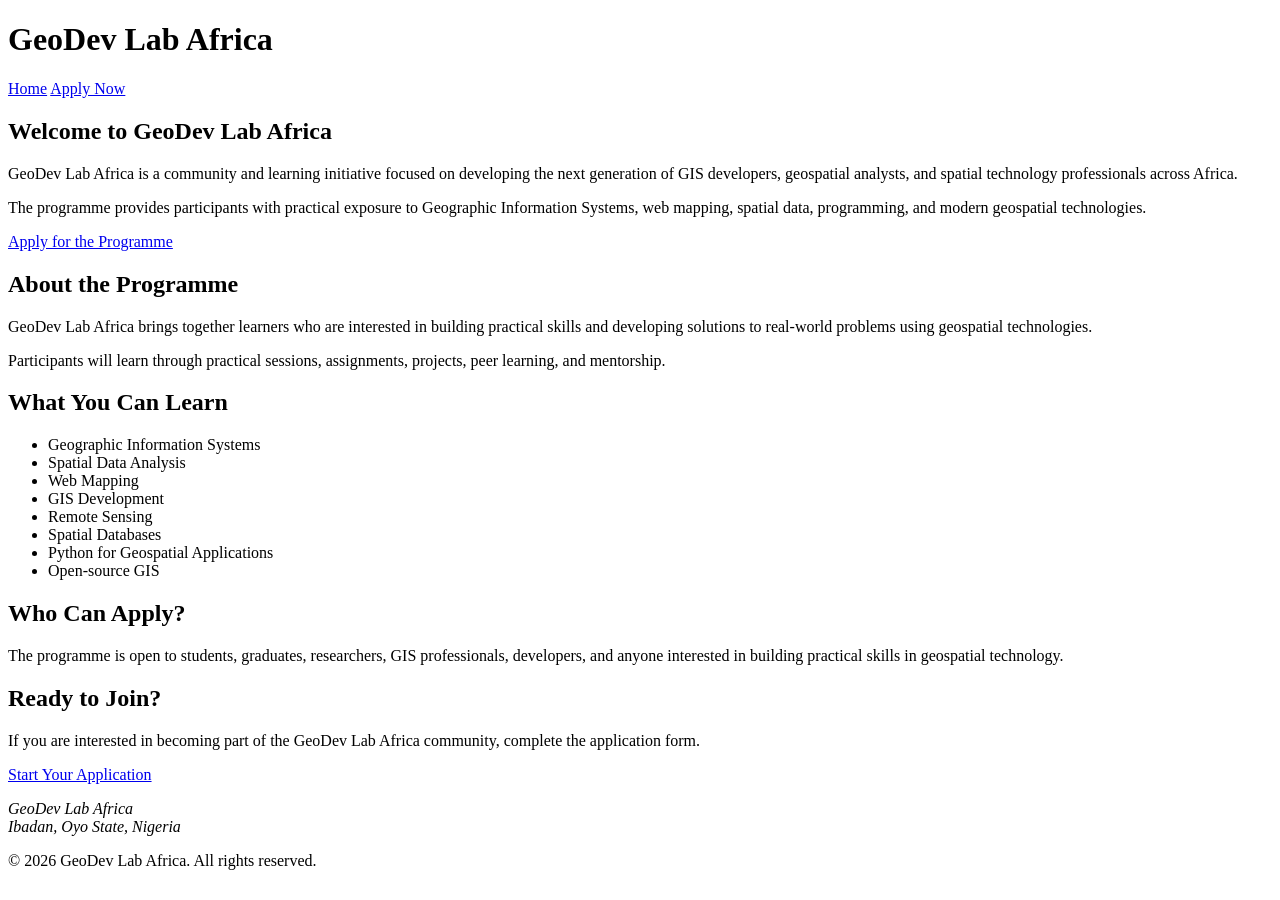
<file: index.html>
<!DOCTYPE html>
<html lang="en">
<head>
    <meta charset="UTF-8">
    <meta name="viewport" content="width=device-width, initial-scale=1.0">
    <title>GeoDev Lab Africa | Application</title>
</head>

<body>

    <header>
        <h1>GeoDev Lab Africa</h1>

        <nav aria-label="Main navigation">
            <a href="index.html">Home</a>
            <a href="form.html">Apply Now</a>
        </nav>
    </header>

    <main>

        <section>
            <h2>Welcome to GeoDev Lab Africa</h2>

            <p>
                GeoDev Lab Africa is a community and learning initiative
                focused on developing the next generation of GIS developers,
                geospatial analysts, and spatial technology professionals
                across Africa.
            </p>

            <p>
                The programme provides participants with practical exposure
                to Geographic Information Systems, web mapping, spatial data,
                programming, and modern geospatial technologies.
            </p>

            <p>
                <a href="form.html">Apply for the Programme</a>
            </p>
        </section>

        <section>
            <h2>About the Programme</h2>

            <p>
                GeoDev Lab Africa brings together learners who are interested
                in building practical skills and developing solutions to
                real-world problems using geospatial technologies.
            </p>

            <p>
                Participants will learn through practical sessions,
                assignments, projects, peer learning, and mentorship.
            </p>
        </section>

        <section>
            <h2>What You Can Learn</h2>

            <ul>
                <li>Geographic Information Systems</li>
                <li>Spatial Data Analysis</li>
                <li>Web Mapping</li>
                <li>GIS Development</li>
                <li>Remote Sensing</li>
                <li>Spatial Databases</li>
                <li>Python for Geospatial Applications</li>
                <li>Open-source GIS</li>
            </ul>
        </section>

        <section>
            <h2>Who Can Apply?</h2>

            <p>
                The programme is open to students, graduates, researchers,
                GIS professionals, developers, and anyone interested in
                building practical skills in geospatial technology.
            </p>
        </section>

        <section>
            <h2>Ready to Join?</h2>

            <p>
                If you are interested in becoming part of the GeoDev Lab
                Africa community, complete the application form.
            </p>

            <p>
                <a href="form.html">Start Your Application</a>
            </p>
        </section>

    </main>

    <footer>
        <address>
            GeoDev Lab Africa<br>
            Ibadan, Oyo State, Nigeria
        </address>

        <p>
            &copy; 2026 GeoDev Lab Africa. All rights reserved.
        </p>
    </footer>

</body>
</html>
</file>
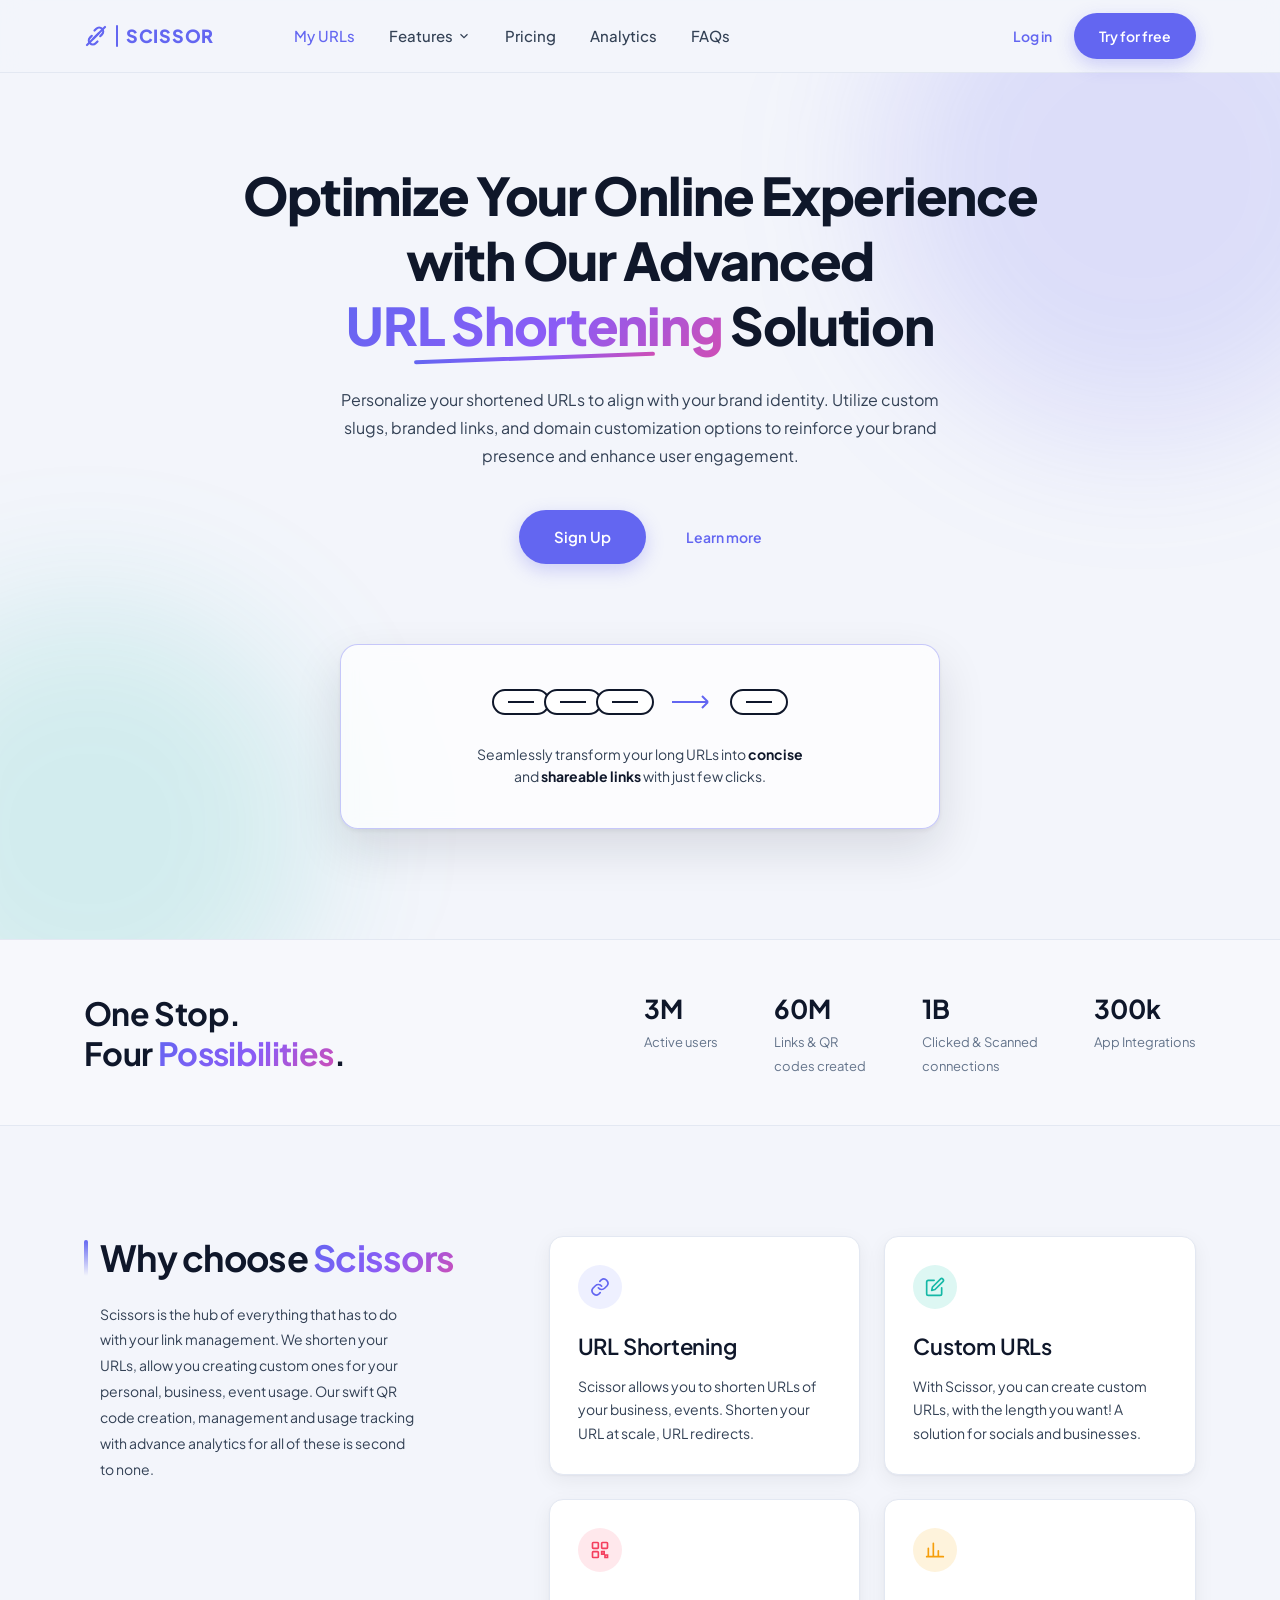
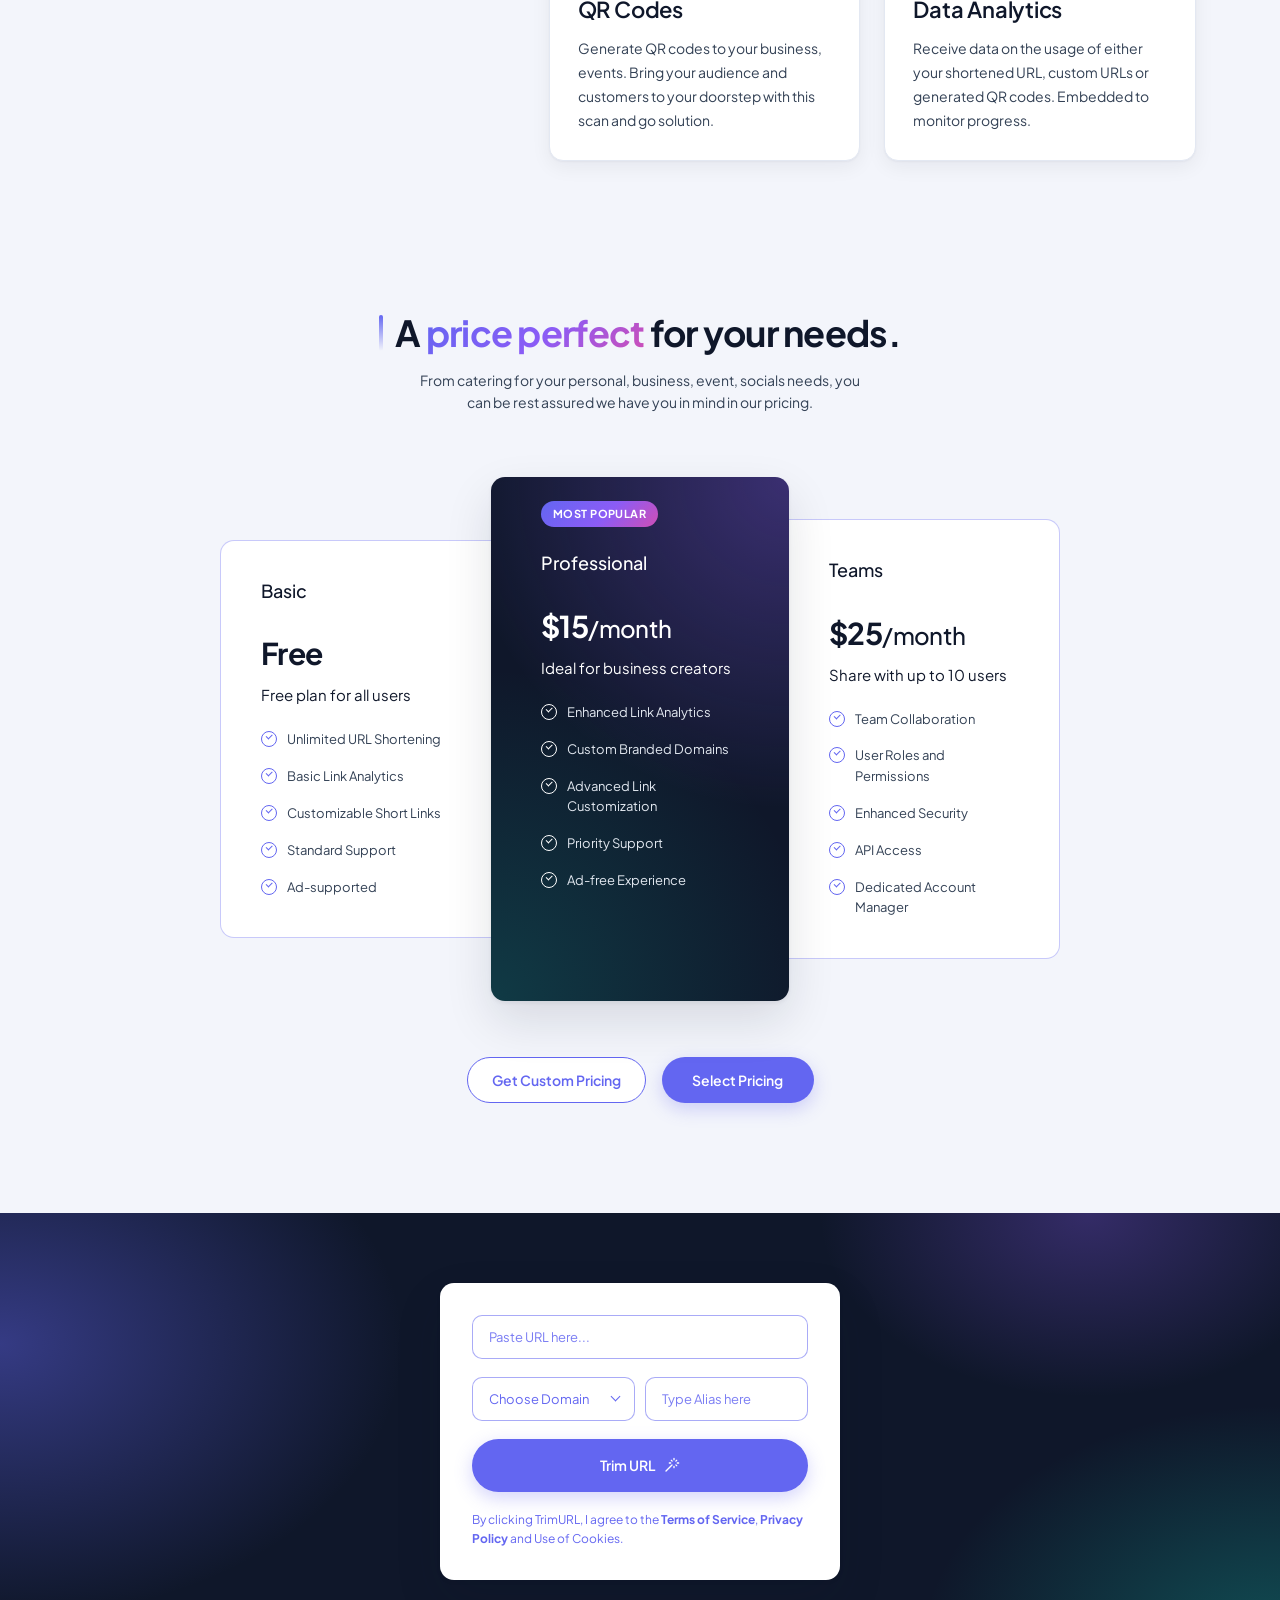
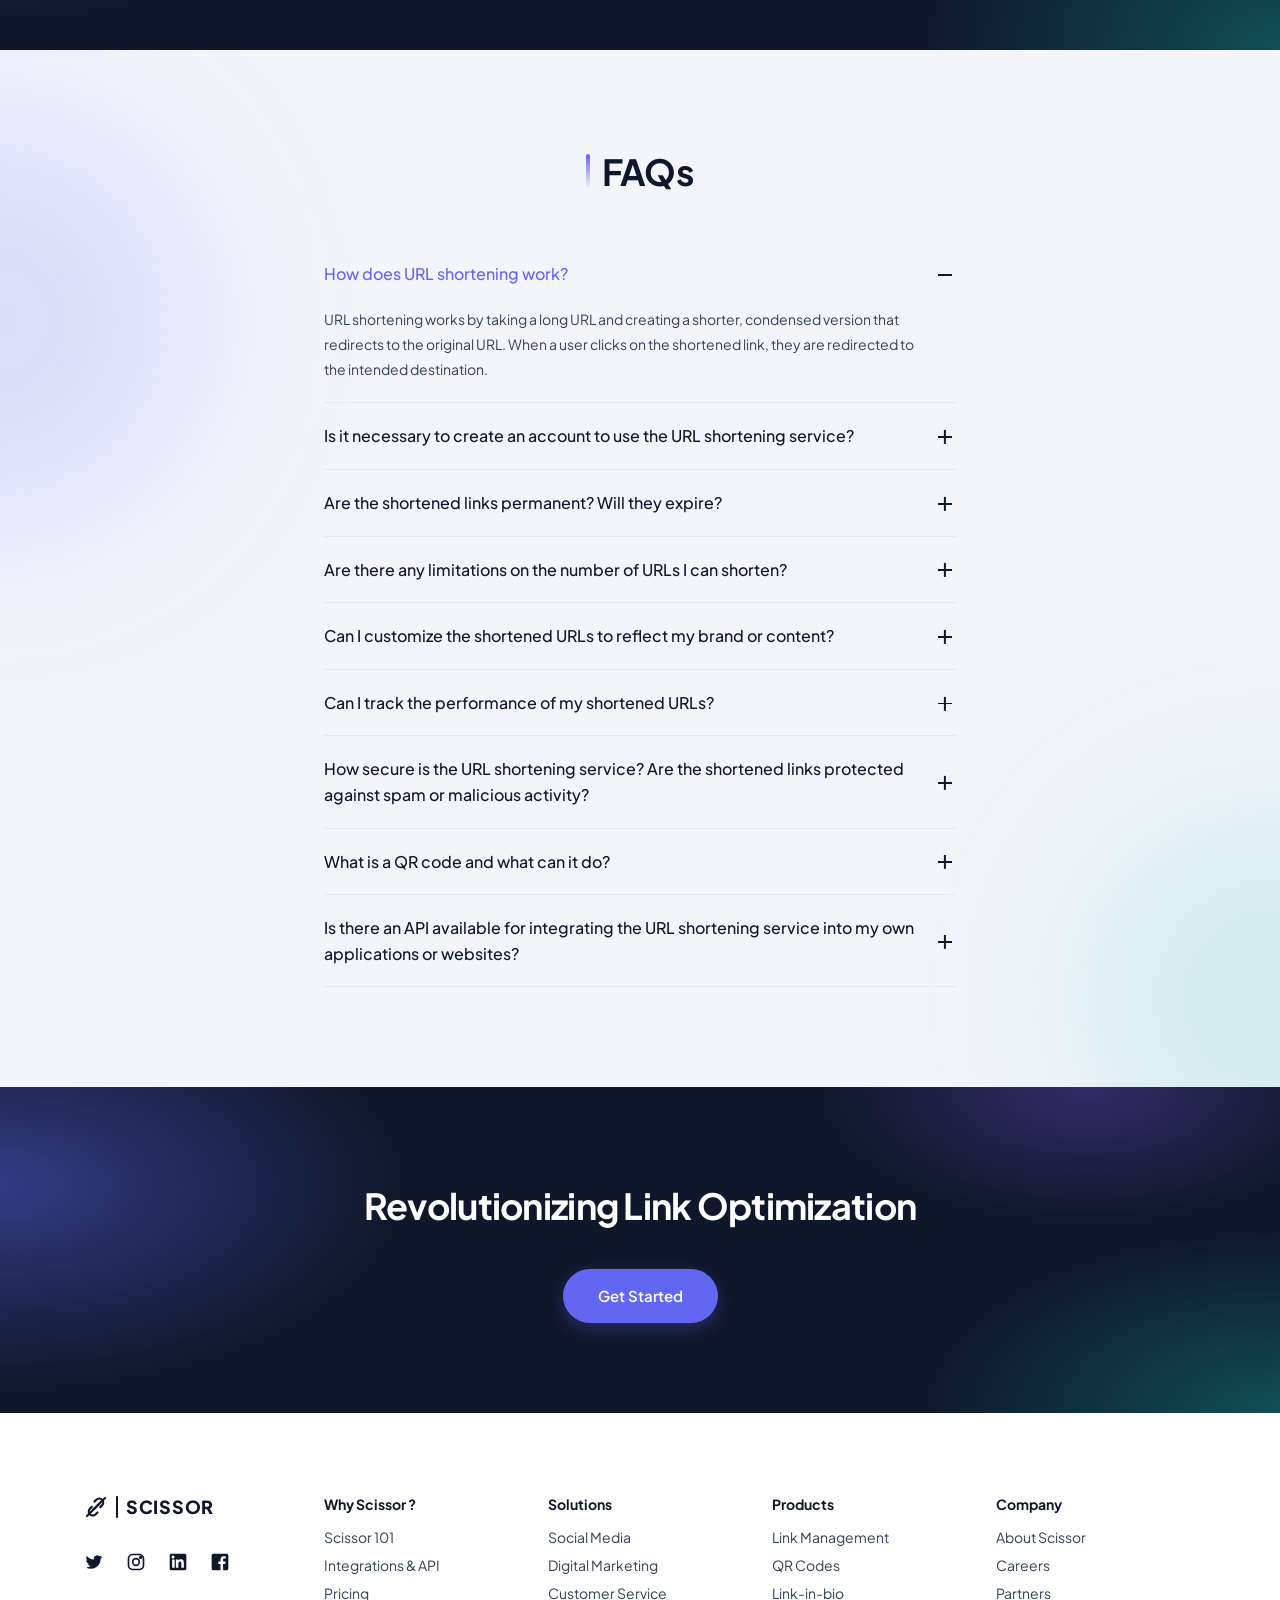
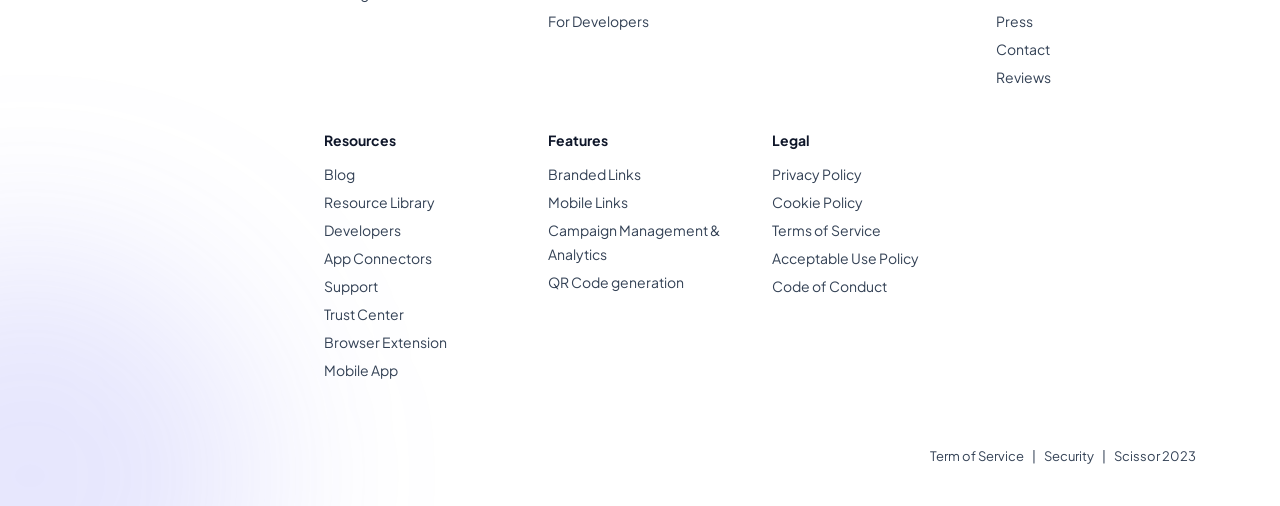
<file: second_assignment/index.html>
<!DOCTYPE html>
<html lang="en">
<head>
  <meta charset="UTF-8">
  <meta name="viewport" content="width=device-width, initial-scale=1.0">
  <title>Scissor | URL Shortener</title>
  <link rel="preconnect" href="https://fonts.googleapis.com">
  <link rel="preconnect" href="https://fonts.gstatic.com" crossorigin>
  <link href="https://fonts.googleapis.com/css2?family=Plus+Jakarta+Sans:wght@400;500;600;700;800&display=swap" rel="stylesheet">
  <link rel="stylesheet" href="style.css">
</head>
<body>

  <!-- ===== Header ===== -->
  <header class="header">
    <div class="container nav">
      <a href="#" class="logo" aria-label="Scissor home">
        <svg width="24" height="24" viewBox="0 0 24 24" fill="none" stroke="currentColor" stroke-width="2.2" stroke-linecap="round" aria-hidden="true">
          <path d="M9.5 14.5l5-5"/>
          <path d="M10.5 6.5l1.8-1.8a4 4 0 015.7 5.7l-1.8 1.8"/>
          <path d="M13.5 17.5l-1.8 1.8a4 4 0 01-5.7-5.7l1.8-1.8"/>
          <path d="M3 21L21 3"/>
        </svg>
        <span class="logo-bar"></span>
        <span>SCISSOR</span>
      </a>

      <input type="checkbox" id="nav-toggle" class="nav-toggle">
      <label for="nav-toggle" class="nav-burger" aria-label="Open menu"><span></span></label>

      <nav class="nav-menu">
        <ul class="nav-links">
          <li><a href="#" class="active">My URLs</a></li>
          <li class="has-drop">
            <a href="#features">Features
              <svg width="14" height="14" viewBox="0 0 24 24" fill="none" stroke="currentColor" stroke-width="2" aria-hidden="true"><path d="M6 9l6 6 6-6"/></svg>
            </a>
          </li>
          <li><a href="#pricing">Pricing</a></li>
          <li><a href="#features">Analytics</a></li>
          <li><a href="#faqs">FAQs</a></li>
        </ul>
        <div class="nav-actions">
          <a href="#" class="link">Log in</a>
          <a href="#trim" class="btn btn-primary">Try for free</a>
        </div>
      </nav>
    </div>
  </header>

  <main>
    <!-- ===== Hero ===== -->
    <section class="hero">
      <div class="blob blob-1"></div>
      <div class="blob blob-2"></div>
      <div class="container hero-inner">
        <h1>Optimize Your Online Experience with Our Advanced <span class="text-accent underline">URL Shortening</span> Solution</h1>
        <p class="hero-sub">Personalize your shortened URLs to align with your brand identity. Utilize custom slugs, branded links, and domain customization options to reinforce your brand presence and enhance user engagement.</p>
        <div class="hero-cta">
          <a href="#trim" class="btn btn-primary btn-lg">Sign Up</a>
          <a href="#features" class="link">Learn more</a>
        </div>

        <div class="hero-card">
          <div class="chain" aria-hidden="true">
            <div class="chain-long">
              <span class="pill"></span><span class="pill"></span><span class="pill"></span>
            </div>
            <svg class="arrow" width="40" height="14" viewBox="0 0 40 14" fill="none"><path d="M0 7h36m0 0l-6-6m6 6l-6 6" stroke="currentColor" stroke-width="2"/></svg>
            <span class="pill"></span>
          </div>
          <p>Seamlessly transform your long URLs into <strong>concise</strong><br>and <strong>shareable links</strong> with just few clicks.</p>
        </div>
      </div>
    </section>

    <!-- ===== Stats ===== -->
    <section class="stats">
      <div class="container stats-inner">
        <h2>One Stop.<br>Four <span class="text-accent">Possibilities</span>.</h2>
        <ul class="stats-list">
          <li><strong>3M</strong><span>Active users</span></li>
          <li><strong>60M</strong><span>Links &amp; QR<br>codes created</span></li>
          <li><strong>1B</strong><span>Clicked &amp; Scanned<br>connections</span></li>
          <li><strong>300k</strong><span>App Integrations</span></li>
        </ul>
      </div>
    </section>

    <!-- ===== Features ===== -->
    <section class="features" id="features">
      <div class="container features-inner">
        <div class="features-intro">
          <h2 class="section-title">Why choose <span class="text-accent">Scissors</span></h2>
          <p>Scissors is the hub of everything that has to do with your link management. We shorten your URLs, allow you creating custom ones for your personal, business, event usage. Our swift QR code creation, management and usage tracking with advance analytics for all of these is second to none.</p>
        </div>

        <div class="features-grid">
          <article class="feature">
            <div class="feature-icon">
              <svg width="20" height="20" viewBox="0 0 24 24" fill="none" stroke="currentColor" stroke-width="2" stroke-linecap="round"><path d="M10 13a5 5 0 007.5.5l3-3a5 5 0 00-7-7l-1.7 1.7"/><path d="M14 11a5 5 0 00-7.5-.5l-3 3a5 5 0 007 7l1.7-1.7"/></svg>
            </div>
            <h3>URL Shortening</h3>
            <p>Scissor allows you to shorten URLs of your business, events. Shorten your URL at scale, URL redirects.</p>
          </article>
          <article class="feature">
            <div class="feature-icon teal">
              <svg width="20" height="20" viewBox="0 0 24 24" fill="none" stroke="currentColor" stroke-width="2" stroke-linecap="round" stroke-linejoin="round"><path d="M11 4H4a2 2 0 00-2 2v14a2 2 0 002 2h14a2 2 0 002-2v-7"/><path d="M18.5 2.5a2.1 2.1 0 013 3L12 15l-4 1 1-4z"/></svg>
            </div>
            <h3>Custom URLs</h3>
            <p>With Scissor, you can create custom URLs, with the length you want! A solution for socials and businesses.</p>
          </article>
          <article class="feature">
            <div class="feature-icon rose">
              <svg width="20" height="20" viewBox="0 0 24 24" fill="none" stroke="currentColor" stroke-width="2"><rect x="3" y="3" width="7" height="7" rx="1"/><rect x="14" y="3" width="7" height="7" rx="1"/><rect x="3" y="14" width="7" height="7" rx="1"/><path d="M14 14h3v3h-3zM18 18h3v3h-3z"/></svg>
            </div>
            <h3>QR Codes</h3>
            <p>Generate QR codes to your business, events. Bring your audience and customers to your doorstep with this scan and go solution.</p>
          </article>
          <article class="feature">
            <div class="feature-icon amber">
              <svg width="20" height="20" viewBox="0 0 24 24" fill="none" stroke="currentColor" stroke-width="2" stroke-linecap="round"><path d="M4 20V10M10 20V4M16 20v-7M22 20H2"/></svg>
            </div>
            <h3>Data Analytics</h3>
            <p>Receive data on the usage of either your shortened URL, custom URLs or generated QR codes. Embedded to monitor progress.</p>
          </article>
        </div>
      </div>
    </section>

    <!-- ===== Pricing ===== -->
    <section class="pricing" id="pricing">
      <div class="container">
        <div class="pricing-head">
          <h2 class="section-title center">A <span class="text-accent">price perfect</span> for your needs.</h2>
          <p>From catering for your personal, business, event, socials needs, you can be rest assured we have you in mind in our pricing.</p>
        </div>

        <div class="plans">
          <article class="plan">
            <h3 class="plan-name">Basic</h3>
            <p class="plan-price">Free</p>
            <p class="plan-desc">Free plan for all users</p>
            <ul class="plan-list">
              <li>Unlimited URL Shortening</li>
              <li>Basic Link Analytics</li>
              <li>Customizable Short Links</li>
              <li>Standard Support</li>
              <li>Ad-supported</li>
            </ul>
          </article>

          <article class="plan plan-featured">
            <span class="plan-badge">Most popular</span>
            <h3 class="plan-name">Professional</h3>
            <p class="plan-price">$15<span>/month</span></p>
            <p class="plan-desc">Ideal for business creators</p>
            <ul class="plan-list">
              <li>Enhanced Link Analytics</li>
              <li>Custom Branded Domains</li>
              <li>Advanced Link Customization</li>
              <li>Priority Support</li>
              <li>Ad-free Experience</li>
            </ul>
          </article>

          <article class="plan">
            <h3 class="plan-name">Teams</h3>
            <p class="plan-price">$25<span>/month</span></p>
            <p class="plan-desc">Share with up to 10 users</p>
            <ul class="plan-list">
              <li>Team Collaboration</li>
              <li>User Roles and Permissions</li>
              <li>Enhanced Security</li>
              <li>API Access</li>
              <li>Dedicated Account Manager</li>
            </ul>
          </article>
        </div>

        <div class="pricing-cta">
          <a href="#" class="btn btn-outline">Get Custom Pricing</a>
          <a href="#" class="btn btn-primary">Select Pricing</a>
        </div>
      </div>
    </section>

    <!-- ===== Trim URL ===== -->
    <section class="trim dark-band" id="trim">
      <div class="container">
        <form class="trim-card" onsubmit="return false;">
          <label class="sr-only" for="long-url">Paste URL</label>
          <input id="long-url" type="url" placeholder="Paste URL here..." required>
          <div class="trim-row">
            <div class="select-wrap">
              <label class="sr-only" for="domain">Choose domain</label>
              <select id="domain">
                <option value="" selected disabled>Choose Domain</option>
                <option>scissor.ly</option>
                <option>sci.ss</option>
              </select>
            </div>
            <label class="sr-only" for="alias">Alias</label>
            <input id="alias" type="text" placeholder="Type Alias here">
          </div>
          <button type="submit" class="btn btn-primary btn-block">
            Trim URL
            <svg width="16" height="16" viewBox="0 0 24 24" fill="none" stroke="currentColor" stroke-width="2" stroke-linecap="round"><path d="M15 4V2M15 16v-2M8 9h2M20 9h2M17.8 11.8L19 13M17.8 6.2L19 5M3 21l9-9M12.2 6.2L11 5"/></svg>
          </button>
          <p class="trim-note">By clicking TrimURL, I agree to the <a href="#">Terms of Service</a>, <a href="#">Privacy Policy</a> and Use of Cookies.</p>
        </form>
      </div>
    </section>

    <!-- ===== FAQs ===== -->
    <section class="faqs" id="faqs">
      <div class="container faqs-inner">
        <h2 class="section-title center">FAQs</h2>
        <div class="faq-list">
          <details open>
            <summary>How does URL shortening work?</summary>
            <p>URL shortening works by taking a long URL and creating a shorter, condensed version that redirects to the original URL. When a user clicks on the shortened link, they are redirected to the intended destination.</p>
          </details>
          <details>
            <summary>Is it necessary to create an account to use the URL shortening service?</summary>
            <p>No. You can shorten links without an account. Creating a free account lets you save, edit and track your links.</p>
          </details>
          <details>
            <summary>Are the shortened links permanent? Will they expire?</summary>
            <p>Links stay active by default. You can set an expiry date on any link if you only need it for a limited time.</p>
          </details>
          <details>
            <summary>Are there any limitations on the number of URLs I can shorten?</summary>
            <p>The Basic plan includes unlimited URL shortening. Paid plans add analytics, branded domains and team features.</p>
          </details>
          <details>
            <summary>Can I customize the shortened URLs to reflect my brand or content?</summary>
            <p>Yes. Choose a custom alias for any link, and on paid plans use your own branded domain.</p>
          </details>
          <details>
            <summary>Can I track the performance of my shortened URLs?</summary>
            <p>Yes. Every link comes with analytics showing clicks, locations, devices and referrers over time.</p>
          </details>
          <details>
            <summary>How secure is the URL shortening service? Are the shortened links protected against spam or malicious activity?</summary>
            <p>Links are scanned for known malicious destinations, and abusive links are disabled. Teams plans add enhanced security controls.</p>
          </details>
          <details>
            <summary>What is a QR code and what can it do?</summary>
            <p>A QR code is a scannable image that opens a link on a phone camera. Use it on posters, packaging or event materials to bring people straight to your page.</p>
          </details>
          <details>
            <summary>Is there an API available for integrating the URL shortening service into my own applications or websites?</summary>
            <p>Yes. API access is included in the Teams plan, so you can create and manage links from your own apps.</p>
          </details>
        </div>
      </div>
    </section>

    <!-- ===== CTA ===== -->
    <section class="cta dark-band">
      <div class="container cta-inner">
        <h2>Revolutionizing Link Optimization</h2>
        <a href="#trim" class="btn btn-primary btn-lg">Get Started</a>
      </div>
    </section>
  </main>

  <!-- ===== Footer ===== -->
  <footer class="footer">
    <div class="container footer-inner">
      <div class="footer-brand">
        <a href="#" class="logo logo-dark" aria-label="Scissor home">
          <svg width="24" height="24" viewBox="0 0 24 24" fill="none" stroke="currentColor" stroke-width="2.2" stroke-linecap="round" aria-hidden="true">
            <path d="M9.5 14.5l5-5"/><path d="M10.5 6.5l1.8-1.8a4 4 0 015.7 5.7l-1.8 1.8"/><path d="M13.5 17.5l-1.8 1.8a4 4 0 01-5.7-5.7l1.8-1.8"/><path d="M3 21L21 3"/>
          </svg>
          <span class="logo-bar"></span><span>SCISSOR</span>
        </a>
        <div class="socials">
          <a href="#" aria-label="Twitter"><svg width="20" height="20" viewBox="0 0 24 24" fill="currentColor"><path d="M22 5.9a8.3 8.3 0 01-2.4.6 4.1 4.1 0 001.8-2.3 8.2 8.2 0 01-2.6 1A4.1 4.1 0 0011.8 9 11.6 11.6 0 013.4 4.7a4.1 4.1 0 001.3 5.5 4 4 0 01-1.9-.5v.1a4.1 4.1 0 003.3 4 4.1 4.1 0 01-1.9.1 4.1 4.1 0 003.8 2.8A8.2 8.2 0 012 18.4a11.6 11.6 0 006.3 1.8c7.5 0 11.7-6.2 11.7-11.7v-.5A8.3 8.3 0 0022 5.9z"/></svg></a>
          <a href="#" aria-label="Instagram"><svg width="20" height="20" viewBox="0 0 24 24" fill="none" stroke="currentColor" stroke-width="2"><rect x="3" y="3" width="18" height="18" rx="5"/><circle cx="12" cy="12" r="4"/><circle cx="17.5" cy="6.5" r="1" fill="currentColor"/></svg></a>
          <a href="#" aria-label="LinkedIn"><svg width="20" height="20" viewBox="0 0 24 24" fill="currentColor"><path d="M20 2H4a2 2 0 00-2 2v16a2 2 0 002 2h16a2 2 0 002-2V4a2 2 0 00-2-2zM8 19H5V9h3zM6.5 7.7a1.8 1.8 0 110-3.5 1.8 1.8 0 010 3.5zM19 19h-3v-4.9c0-1.2 0-2.7-1.6-2.7S12.5 12.7 12.5 14V19h-3V9h2.9v1.4c.4-.8 1.4-1.6 2.9-1.6 3.1 0 3.7 2 3.7 4.7z"/></svg></a>
          <a href="#" aria-label="Facebook"><svg width="20" height="20" viewBox="0 0 24 24" fill="currentColor"><path d="M20 2H4a2 2 0 00-2 2v16a2 2 0 002 2h8.6v-7.7H10v-3h2.6V9.1c0-2.6 1.6-4 3.9-4 1.1 0 2 .1 2.3.1v2.7h-1.6c-1.3 0-1.5.6-1.5 1.5v1.9h3l-.4 3h-2.6V22H20a2 2 0 002-2V4a2 2 0 00-2-2z"/></svg></a>
        </div>
      </div>

      <div class="footer-cols">
        <div><h4>Why Scissor ?</h4><ul><li><a href="#">Scissor 101</a></li><li><a href="#">Integrations &amp; API</a></li><li><a href="#">Pricing</a></li></ul></div>
        <div><h4>Solutions</h4><ul><li><a href="#">Social Media</a></li><li><a href="#">Digital Marketing</a></li><li><a href="#">Customer Service</a></li><li><a href="#">For Developers</a></li></ul></div>
        <div><h4>Products</h4><ul><li><a href="#">Link Management</a></li><li><a href="#">QR Codes</a></li><li><a href="#">Link-in-bio</a></li></ul></div>
        <div><h4>Company</h4><ul><li><a href="#">About Scissor</a></li><li><a href="#">Careers</a></li><li><a href="#">Partners</a></li><li><a href="#">Press</a></li><li><a href="#">Contact</a></li><li><a href="#">Reviews</a></li></ul></div>
        <div><h4>Resources</h4><ul><li><a href="#">Blog</a></li><li><a href="#">Resource Library</a></li><li><a href="#">Developers</a></li><li><a href="#">App Connectors</a></li><li><a href="#">Support</a></li><li><a href="#">Trust Center</a></li><li><a href="#">Browser Extension</a></li><li><a href="#">Mobile App</a></li></ul></div>
        <div><h4>Features</h4><ul><li><a href="#">Branded Links</a></li><li><a href="#">Mobile Links</a></li><li><a href="#">Campaign Management &amp; Analytics</a></li><li><a href="#">QR Code generation</a></li></ul></div>
        <div><h4>Legal</h4><ul><li><a href="#">Privacy Policy</a></li><li><a href="#">Cookie Policy</a></li><li><a href="#">Terms of Service</a></li><li><a href="#">Acceptable Use Policy</a></li><li><a href="#">Code of Conduct</a></li></ul></div>
      </div>
    </div>
    <div class="container footer-bottom">
      <a href="#">Term of Service</a><span>|</span><a href="#">Security</a><span>|</span><span>Scissor 2023</span>
    </div>
  </footer>

</body>
</html>
</file>
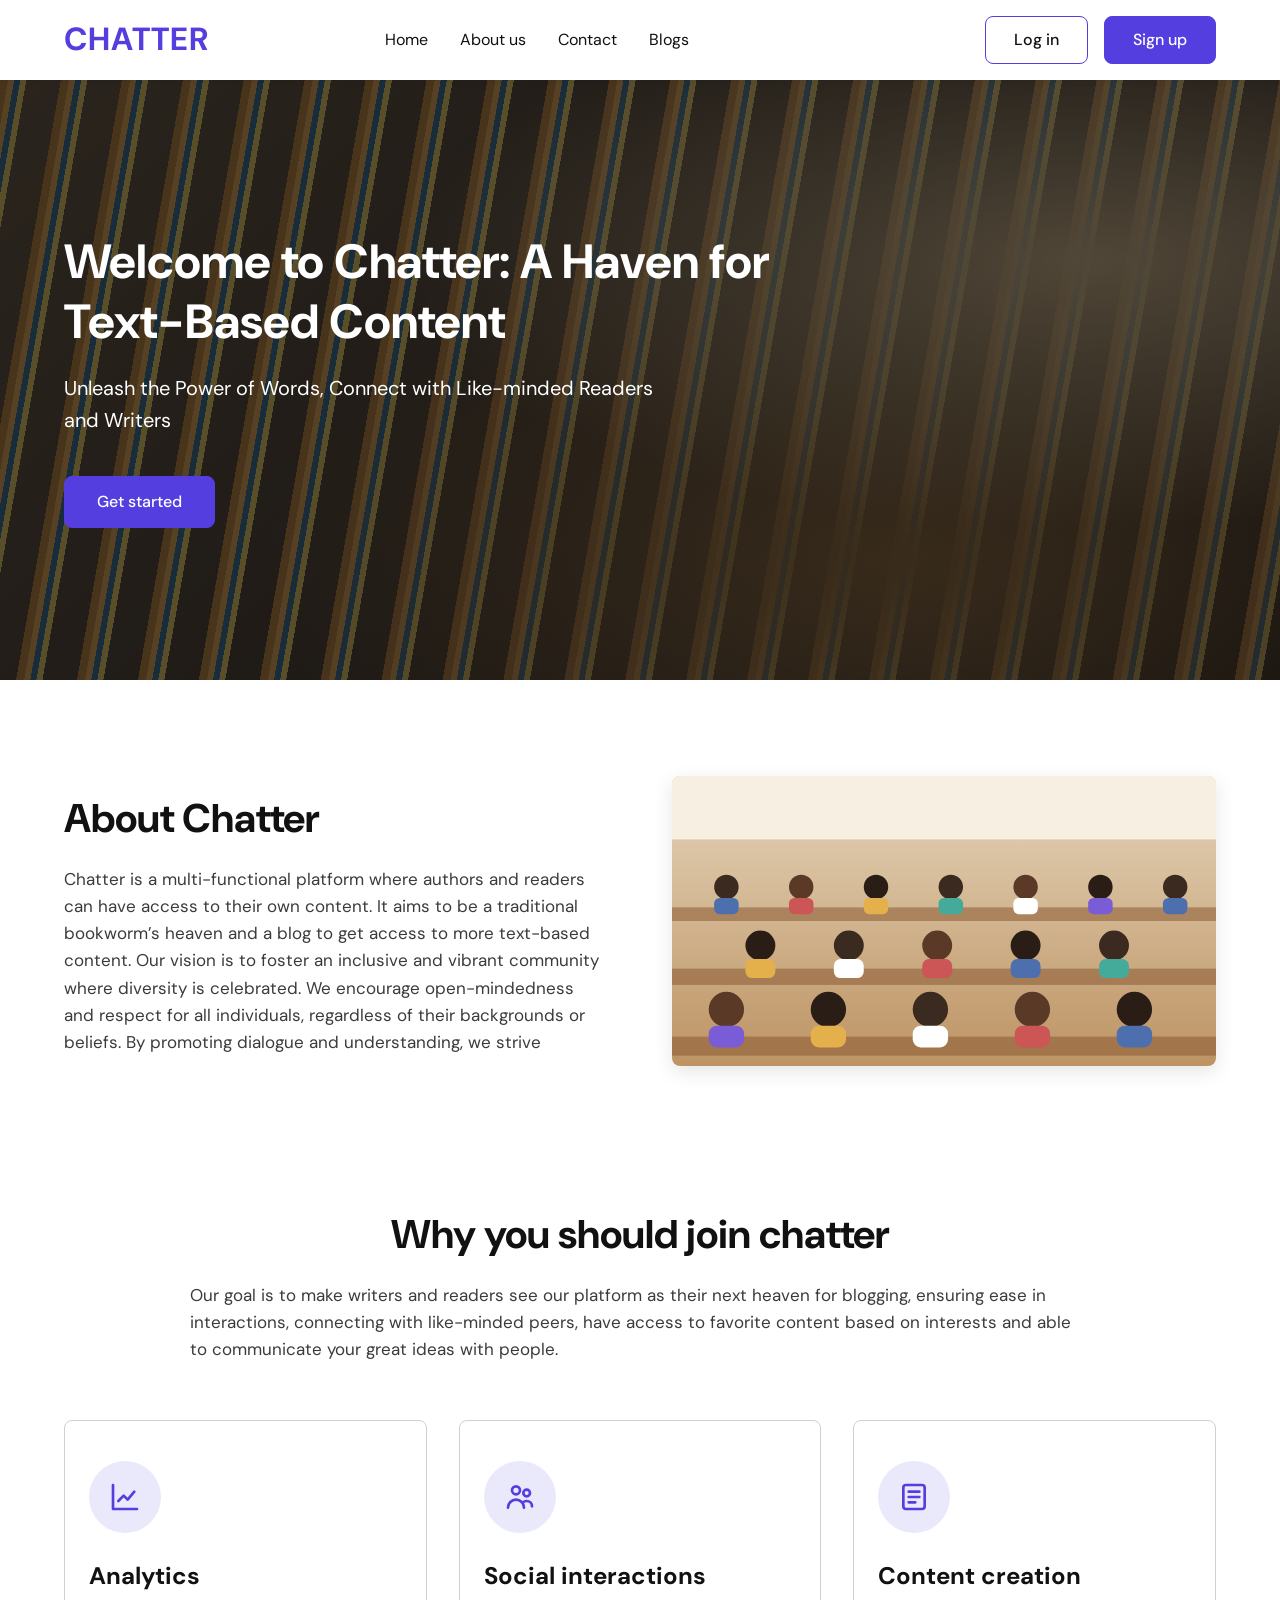
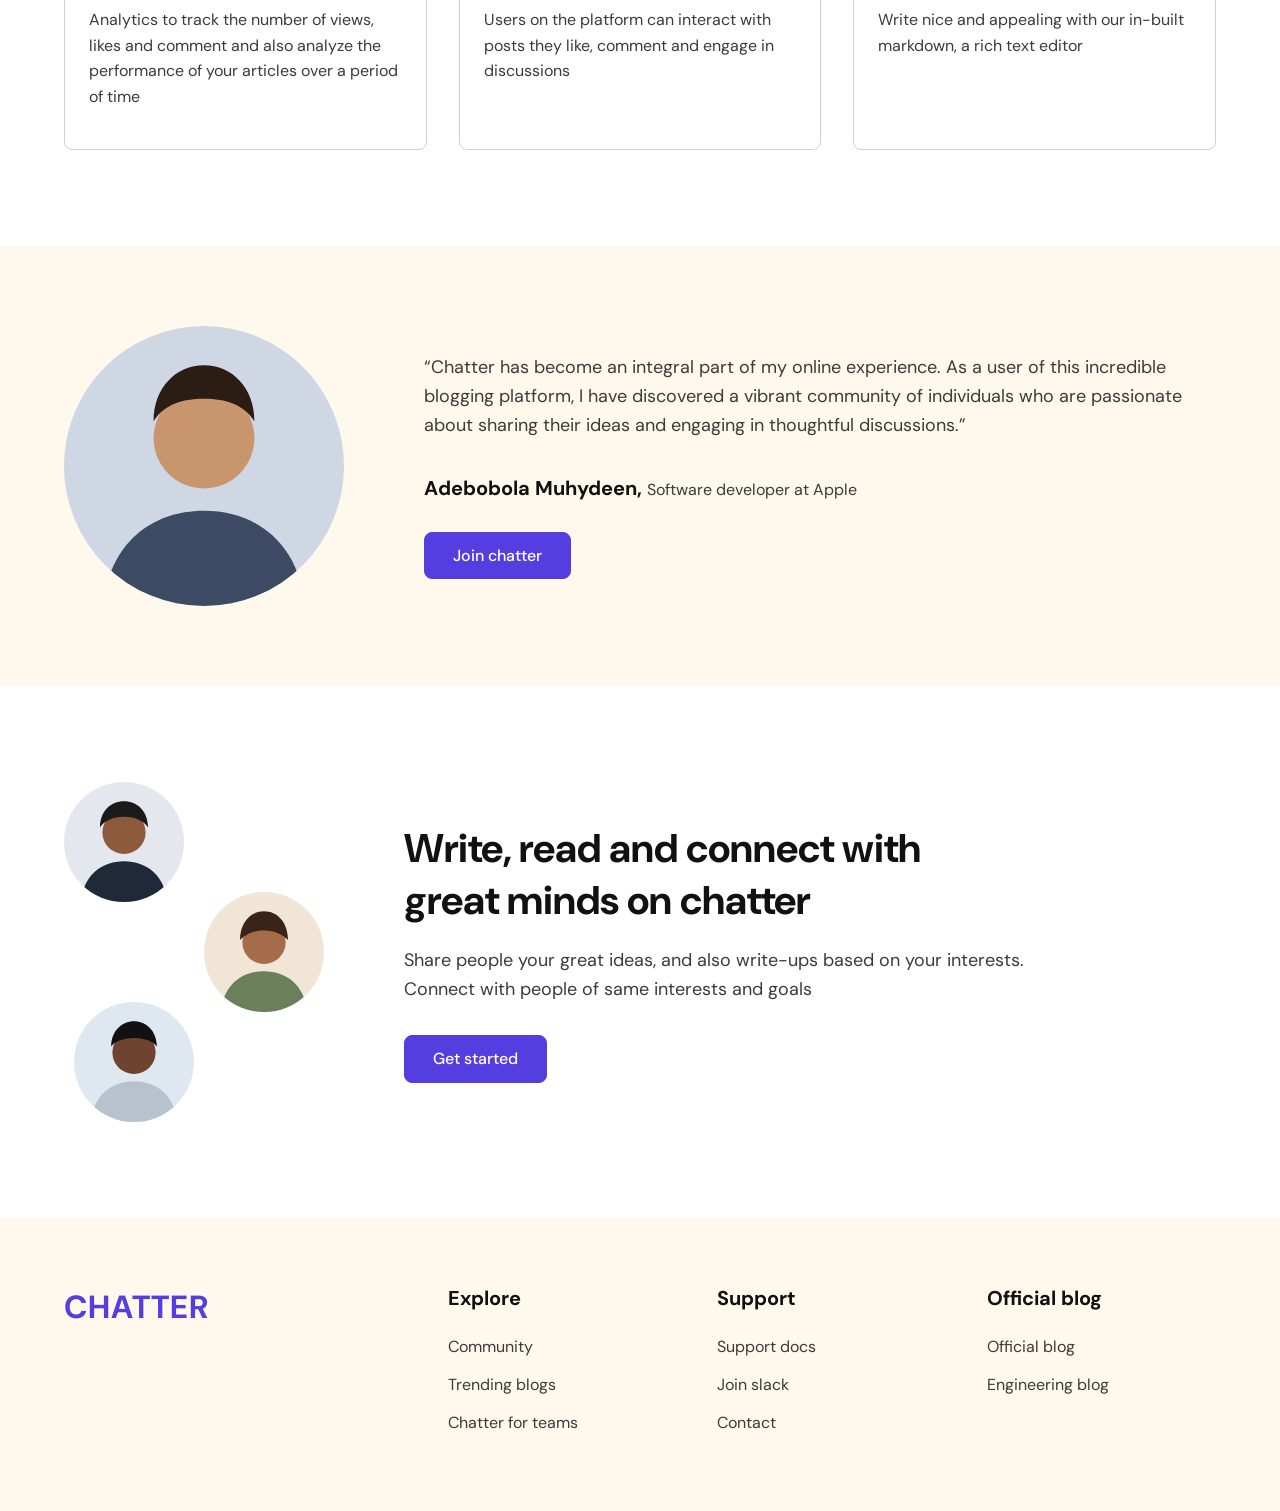
<file: third_assignment/index.html>
<!DOCTYPE html>
<html lang="en">
<head>
  <meta charset="UTF-8" />
  <meta name="viewport" content="width=device-width, initial-scale=1.0" />
  <title>Chatter — A Haven for Text-Based Content</title>
  <meta name="description" content="Chatter is a multi-functional platform where authors and readers can connect, write, and share text-based content." />
  <link rel="preconnect" href="https://fonts.googleapis.com" />
  <link rel="preconnect" href="https://fonts.gstatic.com" crossorigin />
  <link href="https://fonts.googleapis.com/css2?family=DM+Sans:wght@400;500;700&display=swap" rel="stylesheet" />
  <link rel="stylesheet" href="style.css" />
</head>
<body>

  <!-- ===== Navigation ===== -->
  <header class="navbar">
    <div class="container nav-inner">
      <a href="#" class="logo">CHATTER</a>

      <input type="checkbox" id="nav-toggle" class="nav-toggle" aria-label="Toggle menu" />
      <label for="nav-toggle" class="nav-burger" aria-hidden="true"><span></span></label>

      <nav class="nav-menu">
        <ul class="nav-links">
          <li><a href="#home">Home</a></li>
          <li><a href="#about">About us</a></li>
          <li><a href="#contact">Contact</a></li>
          <li><a href="#blogs">Blogs</a></li>
        </ul>
        <div class="nav-buttons">
          <a href="#" class="btn btn-outline">Log in</a>
          <a href="#" class="btn btn-primary">Sign up</a>
        </div>
      </nav>
    </div>
  </header>

  <main>
    <!-- ===== Hero ===== -->
    <section class="hero" id="home">
      <div class="hero-overlay"></div>
      <div class="container hero-content">
        <h1>Welcome to Chatter: A Haven for Text-Based Content</h1>
        <p>Unleash the Power of Words, Connect with Like-minded Readers and Writers</p>
        <a href="#" class="btn btn-primary btn-lg">Get started</a>
      </div>
    </section>

    <!-- ===== About ===== -->
    <section class="about" id="about">
      <div class="container about-grid">
        <div class="about-text">
          <h2>About Chatter</h2>
          <p>
            Chatter is a multi-functional platform where authors and readers can have access
            to their own content. It aims to be a traditional bookworm’s heaven and a blog to
            get access to more text-based content. Our vision is to foster an inclusive and
            vibrant community where diversity is celebrated. We encourage open-mindedness and
            respect for all individuals, regardless of their backgrounds or beliefs. By
            promoting dialogue and understanding, we strive
          </p>
        </div>
        <div class="about-image" role="img" aria-label="Readers gathered in a lecture hall">
          <svg viewBox="0 0 400 260" preserveAspectRatio="xMidYMid slice">
            <defs>
              <linearGradient id="hall" x1="0" y1="0" x2="0" y2="1">
                <stop offset="0" stop-color="#e9dcc4"/>
                <stop offset="1" stop-color="#b98c5a"/>
              </linearGradient>
            </defs>
            <rect width="400" height="260" fill="url(#hall)"/>
            <rect x="0" y="0" width="400" height="70" fill="#f6efe2"/>
            <g fill="#8a5a34" opacity=".55">
              <rect x="0" y="120" width="400" height="10"/>
              <rect x="0" y="165" width="400" height="12"/>
              <rect x="0" y="215" width="400" height="14"/>
            </g>
            <g>
              <circle cx="40" cy="105" r="9" fill="#3b2a20"/><rect x="31" y="113" width="18" height="12" rx="4" fill="#4e6fae"/>
              <circle cx="95" cy="105" r="9" fill="#5a3a26"/><rect x="86" y="113" width="18" height="12" rx="4" fill="#c55"/>
              <circle cx="150" cy="105" r="9" fill="#2a1d16"/><rect x="141" y="113" width="18" height="12" rx="4" fill="#e3b04b"/>
              <circle cx="205" cy="105" r="9" fill="#3b2a20"/><rect x="196" y="113" width="18" height="12" rx="4" fill="#4a9"/>
              <circle cx="260" cy="105" r="9" fill="#5a3a26"/><rect x="251" y="113" width="18" height="12" rx="4" fill="#fff"/>
              <circle cx="315" cy="105" r="9" fill="#2a1d16"/><rect x="306" y="113" width="18" height="12" rx="4" fill="#7a5cd6"/>
              <circle cx="370" cy="105" r="9" fill="#3b2a20"/><rect x="361" y="113" width="18" height="12" rx="4" fill="#4e6fae"/>
              <circle cx="65" cy="148" r="11" fill="#2a1d16"/><rect x="54" y="158" width="22" height="14" rx="5" fill="#e3b04b"/>
              <circle cx="130" cy="148" r="11" fill="#3b2a20"/><rect x="119" y="158" width="22" height="14" rx="5" fill="#fff"/>
              <circle cx="195" cy="148" r="11" fill="#5a3a26"/><rect x="184" y="158" width="22" height="14" rx="5" fill="#c55"/>
              <circle cx="260" cy="148" r="11" fill="#2a1d16"/><rect x="249" y="158" width="22" height="14" rx="5" fill="#4e6fae"/>
              <circle cx="325" cy="148" r="11" fill="#3b2a20"/><rect x="314" y="158" width="22" height="14" rx="5" fill="#4a9"/>
              <circle cx="40" cy="195" r="13" fill="#5a3a26"/><rect x="27" y="207" width="26" height="16" rx="6" fill="#7a5cd6"/>
              <circle cx="115" cy="195" r="13" fill="#2a1d16"/><rect x="102" y="207" width="26" height="16" rx="6" fill="#e3b04b"/>
              <circle cx="190" cy="195" r="13" fill="#3b2a20"/><rect x="177" y="207" width="26" height="16" rx="6" fill="#fff"/>
              <circle cx="265" cy="195" r="13" fill="#5a3a26"/><rect x="252" y="207" width="26" height="16" rx="6" fill="#c55"/>
              <circle cx="340" cy="195" r="13" fill="#2a1d16"/><rect x="327" y="207" width="26" height="16" rx="6" fill="#4e6fae"/>
            </g>
          </svg>
        </div>
      </div>
    </section>

    <!-- ===== Why join ===== -->
    <section class="why" id="blogs">
      <div class="container">
        <h2 class="section-title">Why you should join chatter</h2>
        <p class="section-sub">
          Our goal is to make writers and readers see our platform as their next heaven for
          blogging, ensuring ease in interactions, connecting with like-minded peers, have
          access to favorite content based on interests and able to communicate your great
          ideas with people.
        </p>

        <div class="cards">
          <article class="card">
            <div class="card-icon">
              <svg viewBox="0 0 24 24" fill="none" stroke="currentColor" stroke-width="2" stroke-linecap="round" stroke-linejoin="round"><path d="M3 3v18h18"/><path d="M7 15l4-4 3 3 5-6"/></svg>
            </div>
            <h3>Analytics</h3>
            <p>Analytics to track the number of views, likes and comment and also analyze the performance of your articles over a period of time</p>
          </article>

          <article class="card">
            <div class="card-icon">
              <svg viewBox="0 0 24 24" fill="none" stroke="currentColor" stroke-width="2" stroke-linecap="round" stroke-linejoin="round"><circle cx="9" cy="7" r="3"/><circle cx="17" cy="9" r="2.5"/><path d="M3 20c0-3.3 2.7-6 6-6s6 2.7 6 6"/><path d="M15 15.5c.6-.3 1.3-.5 2-.5 2.2 0 4 1.8 4 4"/></svg>
            </div>
            <h3>Social interactions</h3>
            <p>Users on the platform can interact with posts they like, comment and engage in discussions</p>
          </article>

          <article class="card">
            <div class="card-icon">
              <svg viewBox="0 0 24 24" fill="none" stroke="currentColor" stroke-width="2" stroke-linecap="round" stroke-linejoin="round"><rect x="4" y="3" width="16" height="18" rx="2"/><path d="M8 8h8M8 12h8M8 16h5"/></svg>
            </div>
            <h3>Content creation</h3>
            <p>Write nice and appealing with our in-built markdown, a rich text editor</p>
          </article>
        </div>
      </div>
    </section>

    <!-- ===== Testimonial ===== -->
    <section class="testimonial">
      <div class="container testimonial-grid">
        <div class="avatar avatar-xl" aria-hidden="true">
          <svg viewBox="0 0 100 100"><rect width="100" height="100" fill="#cfd6e4"/><circle cx="50" cy="40" r="18" fill="#c8956d"/><path d="M32 34c0-12 8-20 18-20s18 8 18 20c-4-6-10-8-18-8s-14 2-18 8z" fill="#2b1d14"/><path d="M14 100c2-22 17-34 36-34s34 12 36 34z" fill="#3c4a63"/></svg>
        </div>
        <div class="testimonial-body">
          <p class="quote">
            “Chatter has become an integral part of my online experience. As a user of this
            incredible blogging platform, I have discovered a vibrant community of individuals
            who are passionate about sharing their ideas and engaging in thoughtful
            discussions.”
          </p>
          <p class="author"><strong>Adebobola Muhydeen,</strong> <span>Software developer at Apple</span></p>
          <a href="#" class="btn btn-primary">Join chatter</a>
        </div>
      </div>
    </section>

    <!-- ===== Connect CTA ===== -->
    <section class="connect">
      <div class="container connect-grid">
        <div class="avatar-cluster" aria-hidden="true">
          <div class="avatar avatar-md a1">
            <svg viewBox="0 0 100 100"><rect width="100" height="100" fill="#e4e7ee"/><circle cx="50" cy="42" r="18" fill="#8d5a3b"/><path d="M30 38c0-14 9-22 20-22s20 8 20 22c-3-5-10-9-20-9s-17 4-20 9z" fill="#1a1a1a"/><path d="M14 100c2-22 17-34 36-34s34 12 36 34z" fill="#1f2937"/></svg>
          </div>
          <div class="avatar avatar-md a2">
            <svg viewBox="0 0 100 100"><rect width="100" height="100" fill="#f1e6d6"/><circle cx="50" cy="42" r="18" fill="#a46c48"/><path d="M30 40c0-15 9-24 20-24s20 9 20 24c-4-4-10-8-20-8s-16 4-20 8z" fill="#3a2418"/><path d="M14 100c2-22 17-34 36-34s34 12 36 34z" fill="#6b7f5a"/></svg>
          </div>
          <div class="avatar avatar-md a3">
            <svg viewBox="0 0 100 100"><rect width="100" height="100" fill="#dfe8f0"/><circle cx="50" cy="42" r="18" fill="#6e4430"/><path d="M31 37c0-13 9-21 19-21s19 8 19 21c-3-4-9-7-19-7s-16 3-19 7z" fill="#111"/><path d="M14 100c2-22 17-34 36-34s34 12 36 34z" fill="#b8c2cc"/></svg>
          </div>
        </div>
        <div class="connect-text">
          <h2>Write, read and connect with great minds on chatter</h2>
          <p>
            Share people your great ideas, and also write-ups based on your interests.
            Connect with people of same interests and goals
          </p>
          <a href="#" class="btn btn-primary">Get started</a>
        </div>
      </div>
    </section>
  </main>

  <!-- ===== Footer ===== -->
  <footer class="footer" id="contact">
    <div class="container footer-grid">
      <a href="#" class="logo">CHATTER</a>
      <div class="footer-col">
        <h4>Explore</h4>
        <ul>
          <li><a href="#">Community</a></li>
          <li><a href="#">Trending blogs</a></li>
          <li><a href="#">Chatter for teams</a></li>
        </ul>
      </div>
      <div class="footer-col">
        <h4>Support</h4>
        <ul>
          <li><a href="#">Support docs</a></li>
          <li><a href="#">Join slack</a></li>
          <li><a href="#">Contact</a></li>
        </ul>
      </div>
      <div class="footer-col">
        <h4>Official blog</h4>
        <ul>
          <li><a href="#">Official blog</a></li>
          <li><a href="#">Engineering blog</a></li>
        </ul>
      </div>
    </div>
  </footer>

</body>
</html>
</file>
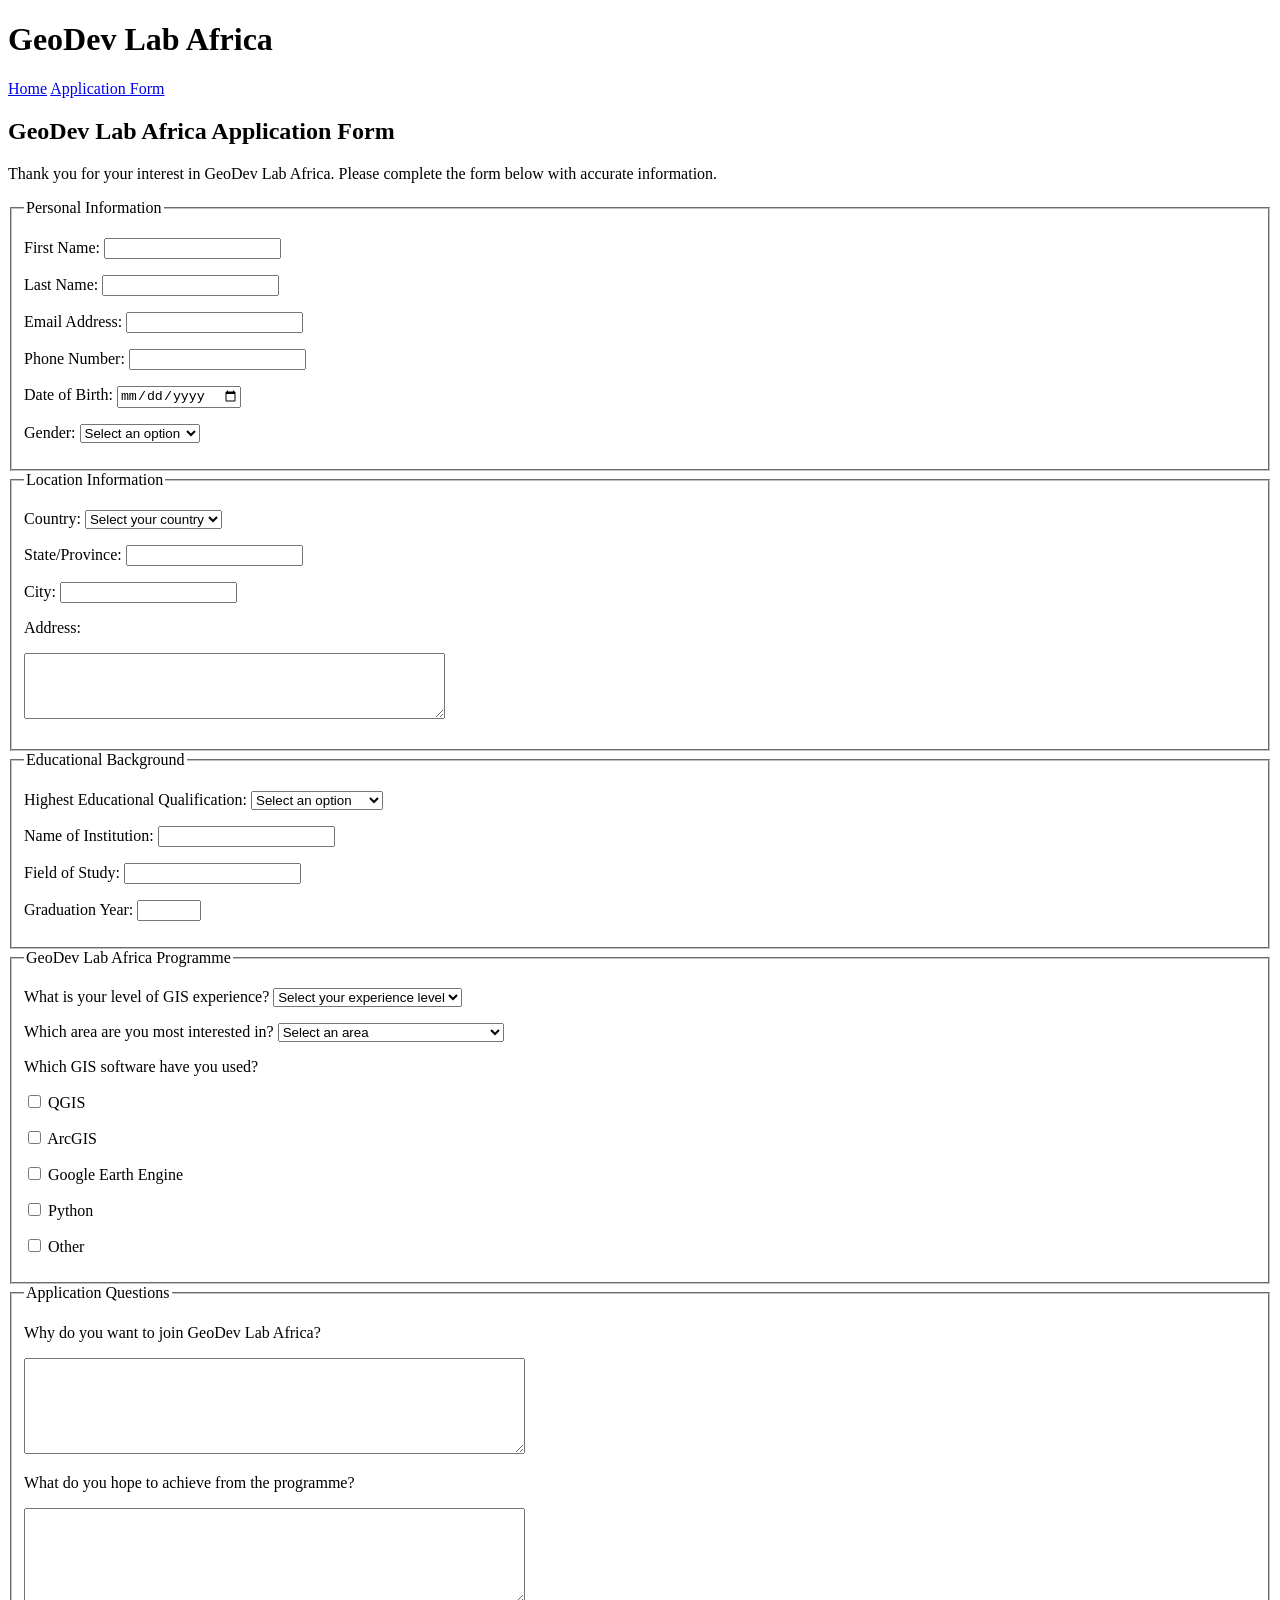
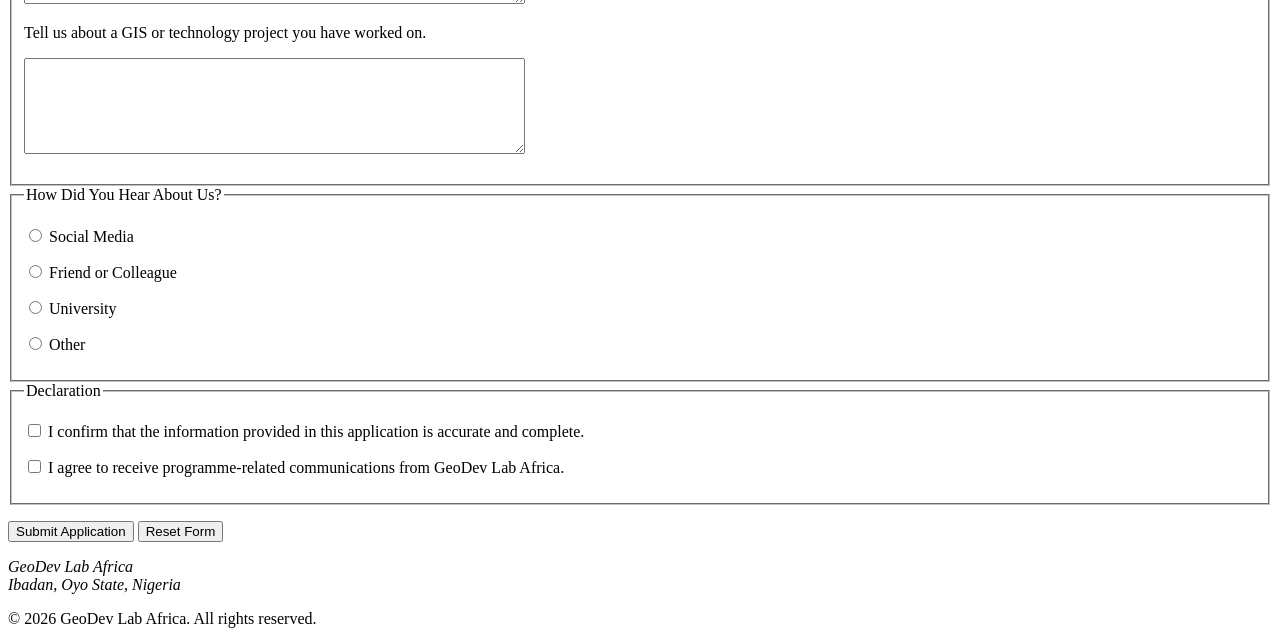
<file: form.html>
<!DOCTYPE html>
<html lang="en">
<head>
    <meta charset="UTF-8">
    <meta name="viewport" content="width=device-width, initial-scale=1.0">
    <title>GeoDev Lab Africa | Application Form</title>
</head>

<body>

    <header>
        <h1>GeoDev Lab Africa</h1>

        <nav aria-label="Main navigation">
            <a href="index.html">Home</a>
            <a href="form.html" aria-current="page">Application Form</a>
        </nav>
    </header>

    <main>

        <section>
            <h2>GeoDev Lab Africa Application Form</h2>

            <p>
                Thank you for your interest in GeoDev Lab Africa.
                Please complete the form below with accurate information.
            </p>

            <form action="#" method="post">

                <fieldset>
                    <legend>Personal Information</legend>

                    <p>
                        <label for="first-name">First Name:</label>
                        <input
                            type="text"
                            id="first-name"
                            name="first_name"
                            autocomplete="given-name"
                            required
                        >
                    </p>

                    <p>
                        <label for="last-name">Last Name:</label>
                        <input
                            type="text"
                            id="last-name"
                            name="last_name"
                            autocomplete="family-name"
                            required
                        >
                    </p>

                    <p>
                        <label for="email">Email Address:</label>
                        <input
                            type="email"
                            id="email"
                            name="email"
                            autocomplete="email"
                            required
                        >
                    </p>

                    <p>
                        <label for="phone">Phone Number:</label>
                        <input
                            type="tel"
                            id="phone"
                            name="phone"
                            autocomplete="tel"
                            required
                        >
                    </p>

                    <p>
                        <label for="dob">Date of Birth:</label>
                        <input
                            type="date"
                            id="dob"
                            name="date_of_birth"
                        >
                    </p>

                    <p>
                        <label for="gender">Gender:</label>

                        <select id="gender" name="gender">
                            <option value="">Select an option</option>
                            <option value="male">Male</option>
                            <option value="female">Female</option>
                            <option value="other">Other</option>
                            <option value="prefer-not-to-say">
                                Prefer not to say
                            </option>
                        </select>
                    </p>
                </fieldset>


                <fieldset>
                    <legend>Location Information</legend>

                    <p>
                        <label for="country">Country:</label>

                        <select id="country" name="country" required>
                            <option value="">
                                Select your country
                            </option>

                            <option value="nigeria">Nigeria</option>
                            <option value="ghana">Ghana</option>
                            <option value="kenya">Kenya</option>
                            <option value="south-africa">
                                South Africa
                            </option>
                            <option value="uganda">Uganda</option>
                            <option value="rwanda">Rwanda</option>
                            <option value="tanzania">Tanzania</option>
                            <option value="other">Other</option>
                        </select>
                    </p>

                    <p>
                        <label for="state">State/Province:</label>

                        <input
                            type="text"
                            id="state"
                            name="state"
                            autocomplete="address-level1"
                        >
                    </p>

                    <p>
                        <label for="city">City:</label>

                        <input
                            type="text"
                            id="city"
                            name="city"
                            autocomplete="address-level2"
                        >
                    </p>

                    <p>
                        <label for="address">Address:</label>
                    </p>

                    <p>
                        <textarea
                            id="address"
                            name="address"
                            rows="4"
                            cols="50"
                            autocomplete="street-address"
                        ></textarea>
                    </p>
                </fieldset>


                <fieldset>
                    <legend>Educational Background</legend>

                    <p>
                        <label for="education">
                            Highest Educational Qualification:
                        </label>

                        <select id="education" name="education" required>
                            <option value="">
                                Select an option
                            </option>

                            <option value="secondary">
                                Secondary School
                            </option>

                            <option value="ond">
                                OND
                            </option>

                            <option value="hnd">
                                HND
                            </option>

                            <option value="bachelors">
                                Bachelor's Degree
                            </option>

                            <option value="masters">
                                Master's Degree
                            </option>

                            <option value="phd">
                                PhD
                            </option>

                            <option value="other">
                                Other
                            </option>
                        </select>
                    </p>

                    <p>
                        <label for="institution">
                            Name of Institution:
                        </label>

                        <input
                            type="text"
                            id="institution"
                            name="institution"
                        >
                    </p>

                    <p>
                        <label for="field">
                            Field of Study:
                        </label>

                        <input
                            type="text"
                            id="field"
                            name="field_of_study"
                        >
                    </p>

                    <p>
                        <label for="graduation-year">
                            Graduation Year:
                        </label>

                        <input
                            type="number"
                            id="graduation-year"
                            name="graduation_year"
                            min="1950"
                            max="2030"
                        >
                    </p>

                </fieldset>


                <fieldset>
                    <legend>GeoDev Lab Africa Programme</legend>

                    <p>
                        <label for="experience">
                            What is your level of GIS experience?
                        </label>

                        <select id="experience" name="gis_experience" required>
                            <option value="">
                                Select your experience level
                            </option>

                            <option value="beginner">
                                Beginner
                            </option>

                            <option value="intermediate">
                                Intermediate
                            </option>

                            <option value="advanced">
                                Advanced
                            </option>

                            <option value="professional">
                                Professional
                            </option>
                        </select>
                    </p>

                    <p>
                        <label for="track">
                            Which area are you most interested in?
                        </label>

                        <select id="track" name="preferred_track" required>
                            <option value="">
                                Select an area
                            </option>

                            <option value="gis">
                                GIS
                            </option>

                            <option value="remote-sensing">
                                Remote Sensing
                            </option>

                            <option value="web-mapping">
                                Web Mapping
                            </option>

                            <option value="gis-development">
                                GIS Development
                            </option>

                            <option value="spatial-data">
                                Spatial Data Analysis
                            </option>

                            <option value="python">
                                Python for Geospatial Applications
                            </option>
                        </select>
                    </p>

                    <p>
                        <label for="software">
                            Which GIS software have you used?
                        </label>
                    </p>

                    <p>
                        <input
                            type="checkbox"
                            id="qgis"
                            name="software"
                            value="qgis"
                        >
                        <label for="qgis">QGIS</label>
                    </p>

                    <p>
                        <input
                            type="checkbox"
                            id="arcgis"
                            name="software"
                            value="arcgis"
                        >
                        <label for="arcgis">ArcGIS</label>
                    </p>

                    <p>
                        <input
                            type="checkbox"
                            id="gee"
                            name="software"
                            value="google-earth-engine"
                        >
                        <label for="gee">Google Earth Engine</label>
                    </p>

                    <p>
                        <input
                            type="checkbox"
                            id="python"
                            name="software"
                            value="python"
                        >
                        <label for="python">Python</label>
                    </p>

                    <p>
                        <input
                            type="checkbox"
                            id="other-software"
                            name="software"
                            value="other"
                        >
                        <label for="other-software">Other</label>
                    </p>

                </fieldset>


                <fieldset>
                    <legend>Application Questions</legend>

                    <p>
                        <label for="motivation">
                            Why do you want to join GeoDev Lab Africa?
                        </label>
                    </p>

                    <p>
                        <textarea
                            id="motivation"
                            name="motivation"
                            rows="6"
                            cols="60"
                            required
                        ></textarea>
                    </p>

                    <p>
                        <label for="goals">
                            What do you hope to achieve from the programme?
                        </label>
                    </p>

                    <p>
                        <textarea
                            id="goals"
                            name="goals"
                            rows="6"
                            cols="60"
                            required
                        ></textarea>
                    </p>

                    <p>
                        <label for="project">
                            Tell us about a GIS or technology project
                            you have worked on.
                        </label>
                    </p>

                    <p>
                        <textarea
                            id="project"
                            name="project"
                            rows="6"
                            cols="60"
                        ></textarea>
                    </p>

                </fieldset>


                <fieldset>
                    <legend>How Did You Hear About Us?</legend>

                    <p>
                        <input
                            type="radio"
                            id="social-media"
                            name="source"
                            value="social-media"
                        >

                        <label for="social-media">
                            Social Media
                        </label>
                    </p>

                    <p>
                        <input
                            type="radio"
                            id="friend"
                            name="source"
                            value="friend"
                        >

                        <label for="friend">
                            Friend or Colleague
                        </label>
                    </p>

                    <p>
                        <input
                            type="radio"
                            id="university"
                            name="source"
                            value="university"
                        >

                        <label for="university">
                            University
                        </label>
                    </p>

                    <p>
                        <input
                            type="radio"
                            id="other-source"
                            name="source"
                            value="other"
                        >

                        <label for="other-source">
                            Other
                        </label>
                    </p>

                </fieldset>


                <fieldset>
                    <legend>Declaration</legend>

                    <p>
                        <input
                            type="checkbox"
                            id="accurate"
                            name="accurate"
                            required
                        >

                        <label for="accurate">
                            I confirm that the information provided in
                            this application is accurate and complete.
                        </label>
                    </p>

                    <p>
                        <input
                            type="checkbox"
                            id="communication"
                            name="communication"
                        >

                        <label for="communication">
                            I agree to receive programme-related
                            communications from GeoDev Lab Africa.
                        </label>
                    </p>

                </fieldset>


                <p>
                    <button type="submit">
                        Submit Application
                    </button>

                    <button type="reset">
                        Reset Form
                    </button>
                </p>

            </form>
        </section>

    </main>

    <footer>

        <address>
            GeoDev Lab Africa<br>
            Ibadan, Oyo State, Nigeria
        </address>

        <p>
            &copy; 2026 GeoDev Lab Africa. All rights reserved.
        </p>

    </footer>

</body>
</html>
</file>
<file: second_assignment/style.css>
/* =========================================================
   Scissor landing page
   Colour theme taken from the Schedule Tracker
   ========================================================= */

:root {
  --bg: #F3F5FB;          /* light page background */
  --surface: #FFFFFF;
  --surface2: #F7F8FC;
  --ink: #0F172A;
  --ink2: #334155;
  --muted: #64748B;
  --line: #E3E8F2;
  --accent: #6366F1;
  --accent-hover: #4F46E5;
  --accent2: #8B5CF6;
  --accentSoft: #EEF0FF;
  --teal: #14B8A6;
  --tealSoft: #DDF7F3;
  --rose: #F43F5E;
  --roseSoft: #FFE8EC;
  --amber: #F59E0B;
  --amberSoft: #FEF3DC;
  --sky: #0EA5E9;
  --grad: linear-gradient(135deg, #6366F1 0%, #8B5CF6 55%, #EC4899 120%);
  --shadow: 0 1px 2px rgba(15, 23, 42, .04), 0 6px 20px rgba(15, 23, 42, .06);
  --shadow-lg: 0 2px 4px rgba(15, 23, 42, .06), 0 20px 48px rgba(15, 23, 42, .12);
  --blob1: rgba(99, 102, 241, .16);
  --blob2: rgba(20, 184, 166, .14);
  --radius: 14px;
  --radius-pill: 999px;
  --container: 1160px;
}

/* ---------- Base ---------- */
*,
*::before,
*::after { box-sizing: border-box; }

html { scroll-behavior: smooth; }

body {
  margin: 0;
  background: var(--bg);
  color: var(--ink);
  font-family: "Plus Jakarta Sans", system-ui, -apple-system, "Segoe UI", sans-serif;
  font-size: 15px;
  line-height: 1.6;
  -webkit-font-smoothing: antialiased;
}

h1, h2, h3, h4, p { margin: 0; }
ul { margin: 0; padding: 0; list-style: none; }
a { color: inherit; text-decoration: none; }
img, svg { display: block; }

.container {
  width: 100%;
  max-width: var(--container);
  margin: 0 auto;
  padding: 0 24px;
}

.text-accent {
  background: var(--grad);
  -webkit-background-clip: text;
  background-clip: text;
  color: transparent;
}

.sr-only {
  position: absolute; width: 1px; height: 1px; padding: 0; margin: -1px;
  overflow: hidden; clip: rect(0, 0, 0, 0); border: 0;
}

/* ---------- Buttons & links ---------- */
.btn {
  display: inline-flex;
  align-items: center;
  justify-content: center;
  gap: 8px;
  padding: 11px 24px;
  border-radius: var(--radius-pill);
  border: 1.5px solid transparent;
  font: inherit;
  font-weight: 600;
  font-size: 14px;
  cursor: pointer;
  transition: background .2s, transform .2s, box-shadow .2s, color .2s;
}
.btn-primary {
  background: var(--accent);
  color: #fff;
  box-shadow: 0 6px 18px rgba(99, 102, 241, .28);
}
.btn-primary:hover { background: var(--accent-hover); transform: translateY(-1px); }
.btn-outline {
  background: var(--surface);
  color: var(--accent);
  border-color: var(--accent);
}
.btn-outline:hover { background: var(--accentSoft); }
.btn-lg { padding: 14px 34px; font-size: 15px; }
.btn-block { width: 100%; padding: 14px; }

.link {
  color: var(--accent);
  font-weight: 600;
  font-size: 14px;
}
.link:hover { color: var(--accent-hover); text-decoration: underline; }

/* ---------- Section titles ---------- */
.section-title {
  position: relative;
  font-size: clamp(28px, 3.4vw, 36px);
  font-weight: 700;
  letter-spacing: -.02em;
  line-height: 1.2;
  padding-left: 16px;
}
.section-title::before {
  content: "";
  position: absolute;
  left: 0;
  top: 4px;
  bottom: 4px;
  width: 4px;
  border-radius: 4px;
  background: linear-gradient(var(--accent), transparent);
}
.section-title.center { text-align: center; display: inline-block; }

/* ---------- Header ---------- */
.header {
  position: sticky;
  top: 0;
  z-index: 50;
  background: rgba(243, 245, 251, .85);
  backdrop-filter: blur(12px);
  -webkit-backdrop-filter: blur(12px);
  border-bottom: 1px solid var(--line);
}
.nav {
  display: flex;
  align-items: center;
  justify-content: space-between;
  height: 72px;
}
.logo {
  display: flex;
  align-items: center;
  gap: 8px;
  color: var(--accent);
  font-weight: 800;
  font-size: 18px;
  letter-spacing: .04em;
}
.logo-bar { width: 2px; height: 22px; background: currentColor; border-radius: 2px; }
.logo-dark { color: var(--ink); }

.nav-menu {
  display: flex;
  align-items: center;
  gap: 48px;
  flex: 1;
  justify-content: space-between;
  margin-left: 80px;
}
.nav-links { display: flex; gap: 34px; }
.nav-links a {
  display: inline-flex;
  align-items: center;
  gap: 4px;
  color: var(--ink2);
  font-weight: 500;
  font-size: 15px;
  transition: color .2s;
}
.nav-links a:hover,
.nav-links a.active { color: var(--accent); }
.nav-actions { display: flex; align-items: center; gap: 22px; }

.nav-toggle { display: none; }
.nav-burger { display: none; }

/* ---------- Hero ---------- */
.hero {
  position: relative;
  overflow: hidden;
  padding: 90px 0 110px;
  text-align: center;
}
.blob {
  position: absolute;
  border-radius: 50%;
  filter: blur(70px);
  pointer-events: none;
}
.blob-1 { width: 520px; height: 520px; background: var(--blob1); top: -160px; right: -120px; }
.blob-2 { width: 460px; height: 460px; background: var(--blob2); bottom: -120px; left: -140px; }

.hero-inner { position: relative; }
.hero h1 {
  max-width: 820px;
  margin: 0 auto;
  font-size: clamp(32px, 4.6vw, 52px);
  font-weight: 800;
  line-height: 1.25;
  letter-spacing: -.025em;
}
.underline {
  position: relative;
  display: inline-block;
}
.underline::after {
  content: "";
  position: absolute;
  left: 18%;
  right: 18%;
  bottom: -2px;
  height: 4px;
  border-radius: 4px;
  background: var(--grad);
  transform: rotate(-2deg);
}
.hero-sub {
  max-width: 620px;
  margin: 28px auto 0;
  color: var(--ink2);
  font-size: 16px;
  line-height: 1.75;
}
.hero-cta {
  display: flex;
  justify-content: center;
  align-items: center;
  gap: 40px;
  margin-top: 40px;
}

.hero-card {
  position: relative;
  max-width: 600px;
  margin: 80px auto 0;
  padding: 44px 32px 40px;
  background: rgba(255, 255, 255, .7);
  border: 1px solid rgba(99, 102, 241, .35);
  border-radius: 18px;
  box-shadow: var(--shadow-lg);
  backdrop-filter: blur(8px);
}
.hero-card p { color: var(--ink2); font-size: 14px; margin-top: 28px; }
.hero-card strong { color: var(--ink); font-weight: 700; }

.chain {
  display: flex;
  align-items: center;
  justify-content: center;
  gap: 18px;
}
.chain-long { display: flex; }
.chain-long .pill + .pill { margin-left: -6px; }
.pill {
  position: relative;
  width: 58px;
  height: 26px;
  border: 2px solid var(--ink);
  border-radius: var(--radius-pill);
  background: var(--surface);
}
.pill::after {
  content: "";
  position: absolute;
  left: 14px;
  right: 14px;
  top: 50%;
  height: 2px;
  margin-top: -1px;
  background: var(--ink);
}
.arrow { color: var(--accent); }

/* ---------- Stats ---------- */
.stats {
  background: var(--surface2);
  border-top: 1px solid var(--line);
  border-bottom: 1px solid var(--line);
  padding: 48px 0;
}
.stats-inner {
  display: flex;
  align-items: center;
  justify-content: space-between;
  gap: 40px;
  flex-wrap: wrap;
}
.stats h2 {
  font-size: clamp(26px, 3vw, 32px);
  font-weight: 700;
  line-height: 1.25;
  letter-spacing: -.02em;
}
.stats-list { display: flex; gap: 56px; flex-wrap: wrap; }
.stats-list strong {
  display: block;
  font-size: 26px;
  font-weight: 700;
  color: var(--ink);
}
.stats-list span { color: var(--muted); font-size: 13px; line-height: 1.5; }

/* ---------- Features ---------- */
.features { padding: 110px 0; }
.features-inner {
  display: grid;
  grid-template-columns: 1fr 1.6fr;
  gap: 60px;
}
.features-intro p {
  margin-top: 22px;
  padding-left: 16px;
  color: var(--ink2);
  font-size: 14px;
  line-height: 1.85;
  max-width: 330px;
}
.features-grid {
  display: grid;
  grid-template-columns: repeat(2, 1fr);
  gap: 24px;
}
.feature {
  padding: 28px;
  background: var(--surface);
  border: 1px solid var(--line);
  border-radius: var(--radius);
  box-shadow: var(--shadow);
  transition: transform .2s, box-shadow .2s;
}
.feature:hover { transform: translateY(-3px); box-shadow: var(--shadow-lg); }
.feature-icon {
  display: grid;
  place-items: center;
  width: 44px;
  height: 44px;
  border-radius: 50%;
  background: var(--accentSoft);
  color: var(--accent);
}
.feature-icon.teal { background: var(--tealSoft); color: var(--teal); }
.feature-icon.rose { background: var(--roseSoft); color: var(--rose); }
.feature-icon.amber { background: var(--amberSoft); color: var(--amber); }
.feature h3 {
  margin-top: 20px;
  font-size: 22px;
  font-weight: 600;
  letter-spacing: -.01em;
}
.feature p { margin-top: 10px; color: var(--ink2); font-size: 14px; line-height: 1.7; }

/* ---------- Pricing ---------- */
.pricing { padding: 40px 0 110px; }
.pricing-head { text-align: center; }
.pricing-head p {
  max-width: 440px;
  margin: 14px auto 0;
  color: var(--ink2);
  font-size: 14px;
}
.plans {
  display: grid;
  grid-template-columns: 1fr 1.1fr 1fr;
  align-items: center;
  max-width: 840px;
  margin: 64px auto 0;
}
.plan {
  padding: 36px 40px 40px;
  background: var(--surface);
  border: 1px solid rgba(99, 102, 241, .35);
  border-radius: var(--radius);
}
.plan:first-child { border-right: 0; border-radius: var(--radius) 0 0 var(--radius); }
.plan:last-child { border-left: 0; border-radius: 0 var(--radius) var(--radius) 0; }
.plan-name { font-size: 18px; font-weight: 500; }
.plan-price {
  margin-top: 24px;
  font-size: 30px;
  font-weight: 700;
  letter-spacing: -.02em;
}
.plan-price span { font-weight: 500; font-size: 24px; }
.plan-desc { margin-top: 6px; font-size: 15px; }
.plan-list { margin-top: 22px; display: grid; gap: 16px; }
.plan-list li {
  position: relative;
  padding-left: 26px;
  font-size: 13px;
  color: var(--ink2);
}
.plan-list li::before {
  content: "";
  position: absolute;
  left: 0;
  top: 2px;
  width: 16px;
  height: 16px;
  border-radius: 50%;
  border: 1.6px solid var(--accent);
}
.plan-list li::after {
  content: "";
  position: absolute;
  left: 5px;
  top: 5px;
  width: 6px;
  height: 3.5px;
  border-left: 1.6px solid var(--accent);
  border-bottom: 1.6px solid var(--accent);
  transform: rotate(-45deg);
}

.plan-featured {
  position: relative;
  z-index: 1;
  padding: 72px 50px 110px;
  background: var(--ink);
  background-image:
    radial-gradient(circle at 100% 0%, rgba(139, 92, 246, .35), transparent 55%),
    radial-gradient(circle at 0% 100%, rgba(20, 184, 166, .22), transparent 55%);
  color: #fff;
  border: 0;
  box-shadow: var(--shadow-lg);
}
.plan-featured .plan-list li { color: #E2E8F0; }
.plan-featured .plan-list li::before { border-color: #fff; }
.plan-featured .plan-list li::after { border-color: #fff; }
.plan-badge {
  position: absolute;
  top: 24px;
  left: 50px;
  padding: 4px 12px;
  border-radius: var(--radius-pill);
  background: var(--grad);
  font-size: 11px;
  font-weight: 700;
  letter-spacing: .04em;
  text-transform: uppercase;
}

.pricing-cta {
  display: flex;
  justify-content: center;
  gap: 16px;
  margin-top: 56px;
  flex-wrap: wrap;
}
.pricing-cta .btn { min-width: 152px; }

/* ---------- Dark bands (trim + CTA) ---------- */
.dark-band {
  position: relative;
  overflow: hidden;
  background-color: var(--ink);
  background-image:
    radial-gradient(ellipse 45% 90% at 0% 30%, rgba(99, 102, 241, .45), transparent 70%),
    radial-gradient(ellipse 40% 80% at 100% 100%, rgba(20, 184, 166, .35), transparent 70%),
    radial-gradient(ellipse 30% 60% at 85% 0%, rgba(139, 92, 246, .30), transparent 70%);
}

.trim { padding: 70px 0; }
.trim-card {
  max-width: 400px;
  margin: 0 auto;
  padding: 32px;
  background: var(--surface);
  border-radius: var(--radius);
  box-shadow: var(--shadow-lg);
  display: grid;
  gap: 18px;
}
.trim-card input,
.trim-card select {
  width: 100%;
  height: 44px;
  padding: 0 16px;
  border: 1px solid rgba(99, 102, 241, .55);
  border-radius: 10px;
  background: var(--surface);
  color: var(--ink);
  font: inherit;
  font-size: 13px;
  outline: none;
  transition: border-color .2s, box-shadow .2s;
}
.trim-card input::placeholder { color: var(--accent); opacity: .85; }
.trim-card input:focus,
.trim-card select:focus {
  border-color: var(--accent);
  box-shadow: 0 0 0 3px var(--accentSoft);
}
.trim-row { display: grid; grid-template-columns: 1fr 1fr; gap: 10px; }
.select-wrap { position: relative; }
.trim-card select {
  appearance: none;
  -webkit-appearance: none;
  color: var(--accent);
  cursor: pointer;
  padding-right: 34px;
}
.select-wrap::after {
  content: "";
  position: absolute;
  right: 16px;
  top: 50%;
  width: 7px;
  height: 7px;
  margin-top: -6px;
  border-right: 1.6px solid var(--accent);
  border-bottom: 1.6px solid var(--accent);
  transform: rotate(45deg);
  pointer-events: none;
}
.trim-note { color: var(--accent); font-size: 12px; line-height: 1.6; }
.trim-note a { font-weight: 700; }
.trim-note a:hover { text-decoration: underline; }

/* ---------- FAQs ---------- */
.faqs { padding: 100px 0; position: relative; overflow: hidden; }
.faqs::before {
  content: "";
  position: absolute;
  width: 420px; height: 420px;
  left: -220px; top: 60px;
  border-radius: 50%;
  background: var(--blob1);
  filter: blur(80px);
}
.faqs::after {
  content: "";
  position: absolute;
  width: 380px; height: 380px;
  right: -180px; bottom: -100px;
  border-radius: 50%;
  background: var(--blob2);
  filter: blur(80px);
}
.faqs-inner { position: relative; z-index: 1; max-width: 680px; text-align: center; }
.faq-list { margin-top: 48px; text-align: left; }
.faq-list details { border-bottom: 1px solid var(--line); }
.faq-list summary {
  position: relative;
  padding: 20px 40px 20px 0;
  font-size: 16px;
  font-weight: 500;
  cursor: pointer;
  list-style: none;
  transition: color .2s;
}
.faq-list summary::-webkit-details-marker { display: none; }
.faq-list summary:hover { color: var(--accent); }
.faq-list summary::before,
.faq-list summary::after {
  content: "";
  position: absolute;
  right: 4px;
  top: 50%;
  width: 14px;
  height: 1.8px;
  background: var(--ink);
  transition: transform .25s;
}
.faq-list summary::after { transform: rotate(90deg); }
.faq-list details[open] summary::after { transform: rotate(0deg); }
.faq-list details[open] summary { color: var(--accent); }
.faq-list details p {
  padding: 0 40px 20px 0;
  color: var(--ink2);
  font-size: 14px;
  line-height: 1.8;
}

/* ---------- CTA ---------- */
.cta { padding: 90px 0; }
.cta-inner { text-align: center; position: relative; }
.cta h2 {
  color: #fff;
  font-size: clamp(26px, 3.4vw, 36px);
  font-weight: 700;
  letter-spacing: -.02em;
  margin-bottom: 34px;
}

/* ---------- Footer ---------- */
.footer {
  position: relative;
  overflow: hidden;
  background: var(--surface);
  padding: 80px 0 40px;
}
.footer::before {
  content: "";
  position: absolute;
  width: 460px; height: 460px;
  left: -200px; bottom: -200px;
  border-radius: 50%;
  background: var(--blob1);
  filter: blur(90px);
}
.footer-inner {
  position: relative;
  display: grid;
  grid-template-columns: 200px 1fr;
  gap: 40px;
}
.socials { display: flex; gap: 22px; margin-top: 30px; color: var(--ink); }
.socials a:hover { color: var(--accent); }
.footer-cols {
  display: grid;
  grid-template-columns: repeat(4, 1fr);
  gap: 36px 24px;
}
.footer-cols h4 { font-size: 14px; font-weight: 700; margin-bottom: 10px; }
.footer-cols li { margin-bottom: 4px; }
.footer-cols a { color: var(--ink2); font-size: 14px; }
.footer-cols a:hover { color: var(--accent); }
.footer-bottom {
  position: relative;
  display: flex;
  justify-content: flex-end;
  gap: 8px;
  margin-top: 60px;
  font-size: 13px;
  color: var(--ink2);
}
.footer-bottom a:hover { color: var(--accent); }

/* ---------- Responsive ---------- */
@media (max-width: 1024px) {
  .nav-menu { margin-left: 40px; gap: 24px; }
  .nav-links { gap: 22px; }
  .features-inner { grid-template-columns: 1fr; }
  .features-intro p { max-width: 560px; }
  .footer-inner { grid-template-columns: 1fr; }
}

@media (max-width: 860px) {
  .nav-burger {
    display: grid;
    place-items: center;
    width: 40px;
    height: 40px;
    cursor: pointer;
  }
  .nav-burger span,
  .nav-burger span::before,
  .nav-burger span::after {
    display: block;
    width: 22px;
    height: 2px;
    background: var(--ink);
    border-radius: 2px;
    position: relative;
    transition: transform .25s, background .25s;
  }
  .nav-burger span::before,
  .nav-burger span::after { content: ""; position: absolute; left: 0; }
  .nav-burger span::before { top: -7px; }
  .nav-burger span::after { top: 7px; }
  .nav-toggle:checked + .nav-burger span { background: transparent; }
  .nav-toggle:checked + .nav-burger span::before { transform: translateY(7px) rotate(45deg); }
  .nav-toggle:checked + .nav-burger span::after { transform: translateY(-7px) rotate(-45deg); }

  .nav-menu {
    position: absolute;
    top: 72px;
    left: 0;
    right: 0;
    margin: 0;
    flex-direction: column;
    align-items: stretch;
    gap: 20px;
    padding: 20px 24px 28px;
    background: var(--surface);
    border-bottom: 1px solid var(--line);
    box-shadow: var(--shadow);
    display: none;
  }
  .nav-toggle:checked ~ .nav-menu { display: flex; }
  .nav-links { flex-direction: column; gap: 16px; }
  .nav-actions { justify-content: space-between; }

  .plans { grid-template-columns: 1fr; gap: 20px; max-width: 420px; }
  .plan,
  .plan:first-child,
  .plan:last-child { border: 1px solid rgba(99, 102, 241, .35); border-radius: var(--radius); }
  .plan-featured { padding: 64px 40px 48px; border: 0; }
  .plan-badge { left: 40px; }
  .footer-cols { grid-template-columns: repeat(2, 1fr); }
}

@media (max-width: 600px) {
  .container { padding: 0 16px; }
  .hero { padding: 56px 0 72px; }
  .hero-cta { gap: 24px; }
  .hero-card { margin-top: 56px; padding: 32px 18px; }
  .pill { width: 44px; height: 22px; }
  .pill::after { left: 10px; right: 10px; }
  .chain { gap: 10px; }
  .stats-list { gap: 28px 40px; }
  .features { padding: 72px 0; }
  .features-grid { grid-template-columns: 1fr; }
  .trim-card { padding: 22px; }
  .trim-row { grid-template-columns: 1fr; }
  .faqs { padding: 72px 0; }
  .footer-bottom { justify-content: flex-start; flex-wrap: wrap; }
}
</file>
<file: third_assignment/style.css>
/* ===== Chatter landing page ===== */
:root {
  --primary: #543ee0;
  --primary-dark: #4130b8;
  --text: #111111;
  --muted: #3b3b3b;
  --cream: #fff8ec;
  --border: #d0d0d0;
  --radius: 8px;
  --max: 1200px;
}

*,
*::before,
*::after { box-sizing: border-box; margin: 0; padding: 0; }

html { scroll-behavior: smooth; }

body {
  font-family: "DM Sans", system-ui, -apple-system, "Segoe UI", sans-serif;
  color: var(--text);
  line-height: 1.6;
  background: #fff;
}

a { color: inherit; text-decoration: none; }
ul { list-style: none; }
svg { display: block; width: 100%; height: 100%; }

.container {
  width: 100%;
  max-width: var(--max);
  margin: 0 auto;
  padding: 0 24px;
}

/* ===== Buttons ===== */
.btn {
  display: inline-block;
  padding: 10px 28px;
  border-radius: var(--radius);
  font-size: 16px;
  font-weight: 500;
  border: 1px solid var(--primary);
  transition: background .2s, color .2s, transform .2s;
}
.btn-primary { background: var(--primary); color: #fff; }
.btn-primary:hover { background: var(--primary-dark); transform: translateY(-1px); }
.btn-outline { background: #fff; color: var(--text); }
.btn-outline:hover { background: var(--primary); color: #fff; }
.btn-lg { padding: 12px 32px; }

/* ===== Navbar ===== */
.navbar {
  position: sticky;
  top: 0;
  z-index: 100;
  background: #fff;
  box-shadow: 0 1px 6px rgba(0, 0, 0, .06);
}
.nav-inner {
  display: flex;
  align-items: center;
  justify-content: space-between;
  height: 80px;
}
.logo {
  font-size: 32px;
  font-weight: 700;
  letter-spacing: 1px;
  color: var(--primary);
}
.nav-menu {
  display: flex;
  align-items: center;
  gap: 120px;
  flex: 1;
  justify-content: flex-end;
}
.nav-links { display: flex; gap: 32px; margin-right: auto; margin-left: auto; }
.nav-links a { font-size: 16px; }
.nav-links a:hover { color: var(--primary); }
.nav-buttons { display: flex; gap: 16px; }
.nav-toggle, .nav-burger { display: none; }

/* ===== Hero ===== */
.hero {
  position: relative;
  min-height: 600px;
  display: flex;
  align-items: center;
  color: #fff;
  /* Desk-with-pencils feel built in CSS (swap for a photo: url("images/hero.jpg")) */
  background:
    radial-gradient(ellipse at 85% 30%, #c9b18b 0%, transparent 45%),
    radial-gradient(ellipse at 70% 80%, #8c6b44 0%, transparent 50%),
    repeating-linear-gradient(100deg, #b57f43 0 8px, #d9a35b 8px 14px, #3c6e8f 14px 20px, #e0c56a 20px 26px, transparent 26px 60px),
    linear-gradient(135deg, #6b5b4a, #2c2723);
  background-size: cover;
  background-position: center;
}
.hero-overlay {
  position: absolute;
  inset: 0;
  background: rgba(0, 0, 0, .6);
}
.hero-content { position: relative; z-index: 1; }
.hero h1 {
  font-size: 48px;
  line-height: 1.25;
  max-width: 820px;
  margin-bottom: 20px;
}
.hero p {
  font-size: 20px;
  max-width: 600px;
  margin-bottom: 40px;
}

/* ===== About ===== */
.about { padding: 96px 0; }
.about-grid {
  display: grid;
  grid-template-columns: 1fr 1fr;
  gap: 64px;
  align-items: center;
}
.about h2 { font-size: 40px; margin-bottom: 16px; }
.about p { font-size: 17px; color: var(--muted); }
.about-image {
  height: 290px;
  border-radius: var(--radius);
  overflow: hidden;
  box-shadow: 0 6px 20px rgba(0, 0, 0, .1);
}

/* ===== Why join ===== */
.why { padding: 40px 0 96px; }
.section-title { font-size: 40px; text-align: center; margin-bottom: 16px; }
.section-sub {
  max-width: 900px;
  margin: 0 auto 56px;
  font-size: 17px;
  color: var(--muted);
}
.cards {
  display: grid;
  grid-template-columns: repeat(3, 1fr);
  gap: 32px;
}
.card {
  border: 1px solid var(--border);
  border-radius: var(--radius);
  padding: 40px 24px;
  transition: box-shadow .2s, transform .2s;
}
.card:hover { box-shadow: 0 10px 24px rgba(84, 62, 224, .12); transform: translateY(-4px); }
.card-icon {
  width: 72px;
  height: 72px;
  padding: 20px;
  border-radius: 50%;
  background: rgba(214, 209, 248, .5);
  color: var(--primary);
  margin-bottom: 24px;
}
.card h3 { font-size: 24px; margin-bottom: 12px; }
.card p { color: var(--muted); font-size: 16px; }

/* ===== Avatars ===== */
.avatar { border-radius: 50%; overflow: hidden; flex-shrink: 0; }
.avatar-xl { width: 280px; height: 280px; }
.avatar-md { width: 120px; height: 120px; }

/* ===== Testimonial ===== */
.testimonial { background: var(--cream); padding: 80px 0; }
.testimonial-grid {
  display: flex;
  align-items: center;
  gap: 80px;
}
.quote { font-size: 18px; color: var(--muted); margin-bottom: 32px; }
.author { font-size: 20px; margin-bottom: 28px; }
.author span { font-size: 16px; color: var(--muted); }

/* ===== Connect ===== */
.connect { padding: 96px 0; }
.connect-grid {
  display: flex;
  align-items: center;
  gap: 80px;
}
.avatar-cluster {
  position: relative;
  width: 260px;
  height: 340px;
  flex-shrink: 0;
}
.avatar-cluster .avatar { position: absolute; }
.a1 { top: 0; left: 0; }
.a2 { top: 110px; right: 0; }
.a3 { bottom: 0; left: 10px; }
.connect h2 { font-size: 40px; line-height: 1.3; margin-bottom: 20px; max-width: 600px; }
.connect p { font-size: 18px; color: var(--muted); max-width: 620px; margin-bottom: 32px; }

/* ===== Footer ===== */
.footer { background: var(--cream); padding: 64px 0; }
.footer-grid {
  display: grid;
  grid-template-columns: 1.5fr 1fr 1fr 1fr;
  gap: 40px;
}
.footer h4 { font-size: 20px; margin-bottom: 20px; }
.footer li { margin-bottom: 12px; }
.footer li a { color: var(--muted); }
.footer li a:hover { color: var(--primary); }

/* ===== Responsive ===== */
@media (max-width: 1024px) {
  .nav-menu { gap: 40px; }
  .hero h1 { font-size: 40px; }
  .testimonial-grid, .connect-grid { gap: 48px; }
  .avatar-xl { width: 220px; height: 220px; }
}

@media (max-width: 860px) {
  .nav-burger {
    display: block;
    width: 32px;
    height: 24px;
    position: relative;
    cursor: pointer;
  }
  .nav-burger span,
  .nav-burger span::before,
  .nav-burger span::after {
    position: absolute;
    left: 0;
    width: 100%;
    height: 3px;
    border-radius: 2px;
    background: var(--primary);
    content: "";
  }
  .nav-burger span { top: 50%; transform: translateY(-50%); }
  .nav-burger span::before { top: -9px; }
  .nav-burger span::after { top: 9px; }

  .nav-menu {
    position: absolute;
    top: 80px;
    left: 0;
    right: 0;
    flex-direction: column;
    gap: 24px;
    padding: 24px;
    background: #fff;
    box-shadow: 0 8px 16px rgba(0, 0, 0, .08);
    display: none;
  }
  .nav-toggle:checked ~ .nav-menu { display: flex; }
  .nav-links { flex-direction: column; align-items: center; gap: 16px; margin: 0; }

  .hero { min-height: 480px; }
  .hero h1 { font-size: 32px; }
  .hero p { font-size: 17px; }

  .about-grid { grid-template-columns: 1fr; gap: 32px; }
  .cards { grid-template-columns: 1fr; }
  .about h2, .section-title, .connect h2 { font-size: 30px; }

  .testimonial-grid, .connect-grid { flex-direction: column; text-align: center; }
  .connect p { margin-left: auto; margin-right: auto; }

  .footer-grid { grid-template-columns: 1fr 1fr; }
  .footer-grid .logo { grid-column: 1 / -1; }
}

@media (max-width: 480px) {
  .logo { font-size: 26px; }
  .avatar-xl { width: 180px; height: 180px; }
  .footer-grid { grid-template-columns: 1fr; }
}
</file>
